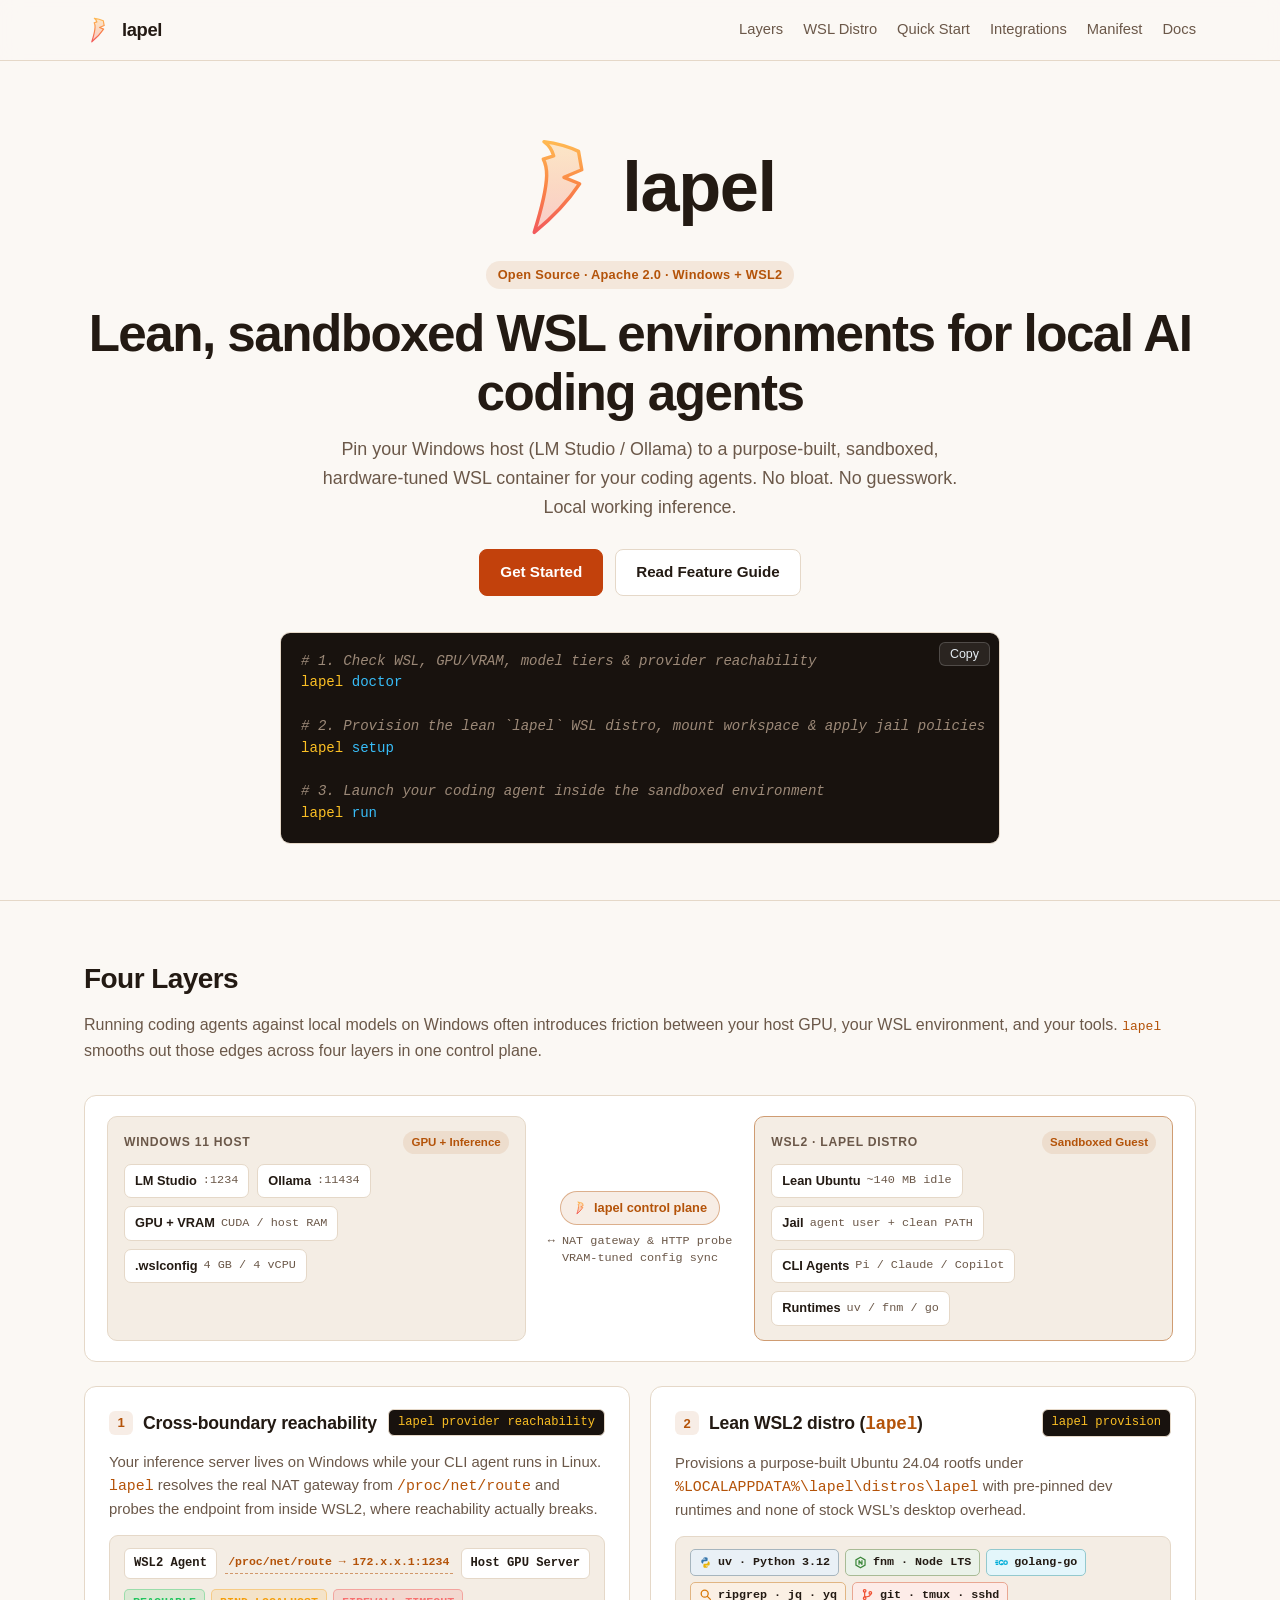
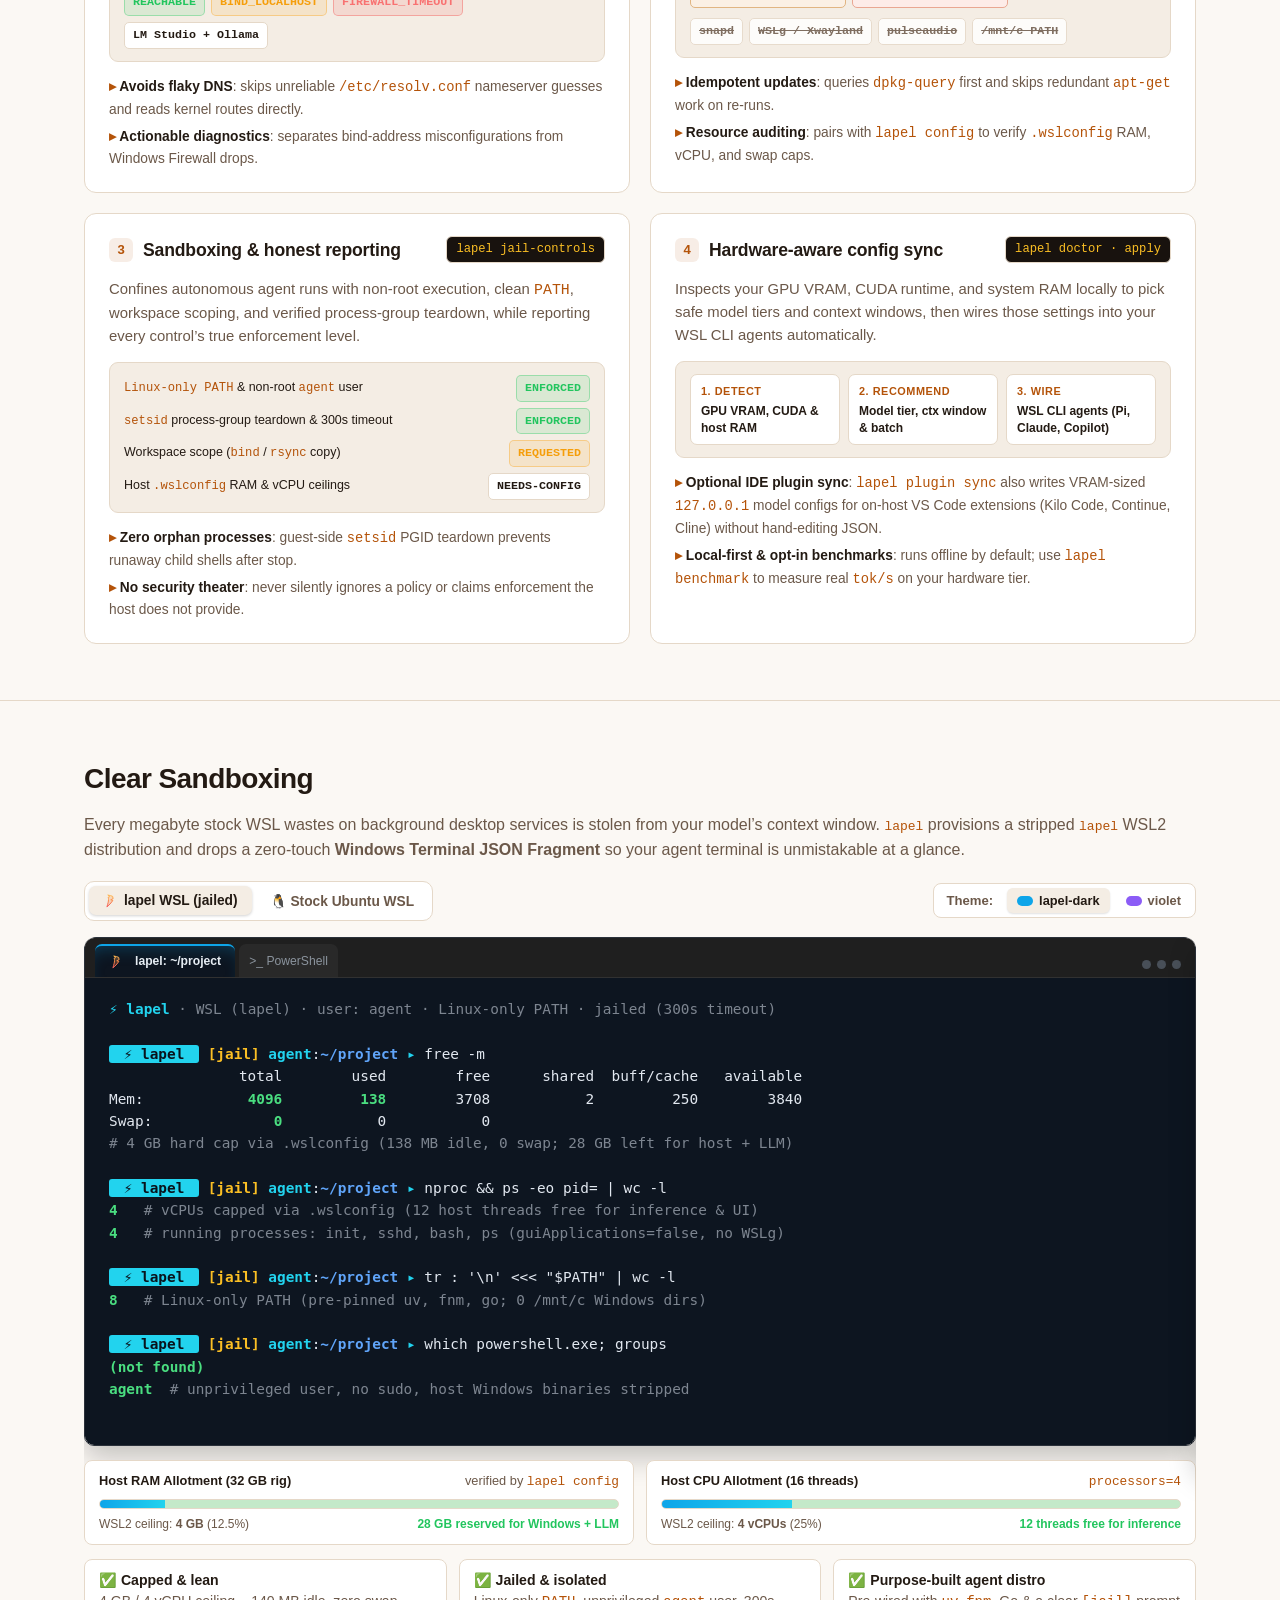
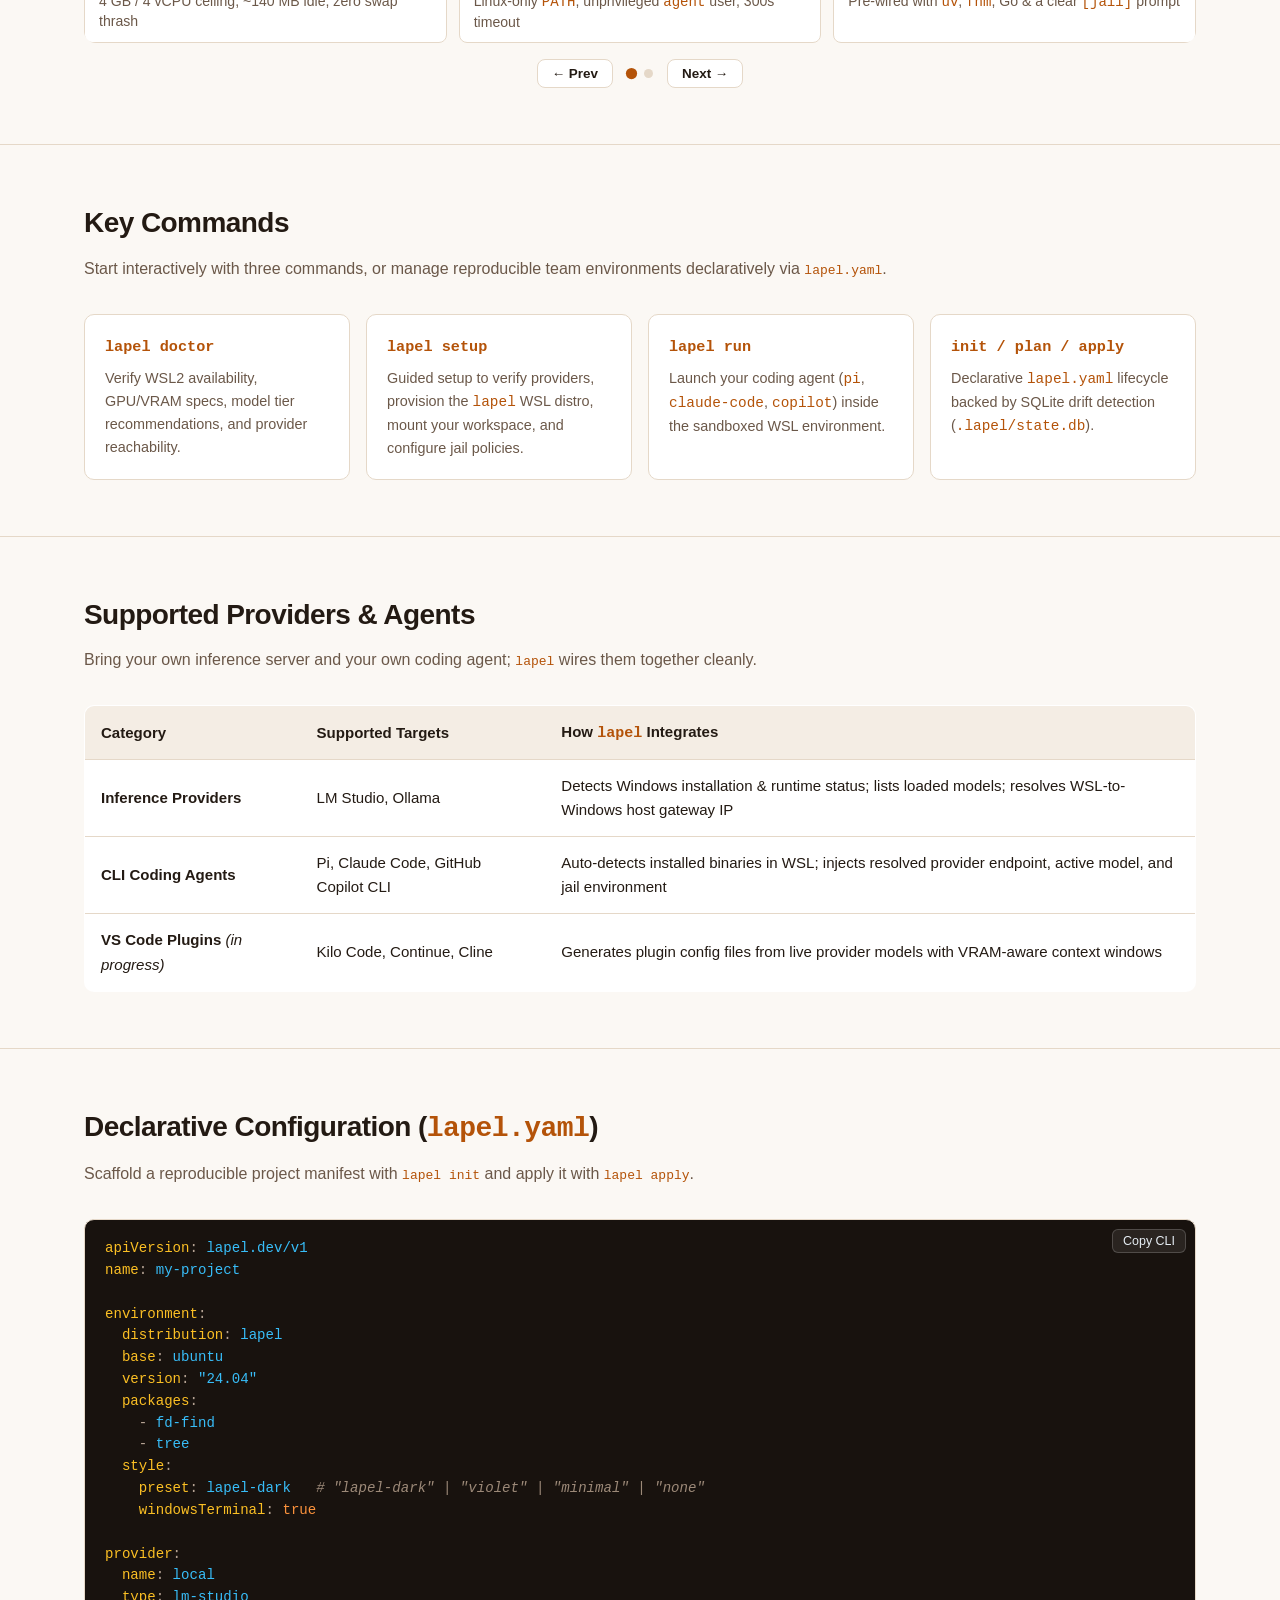
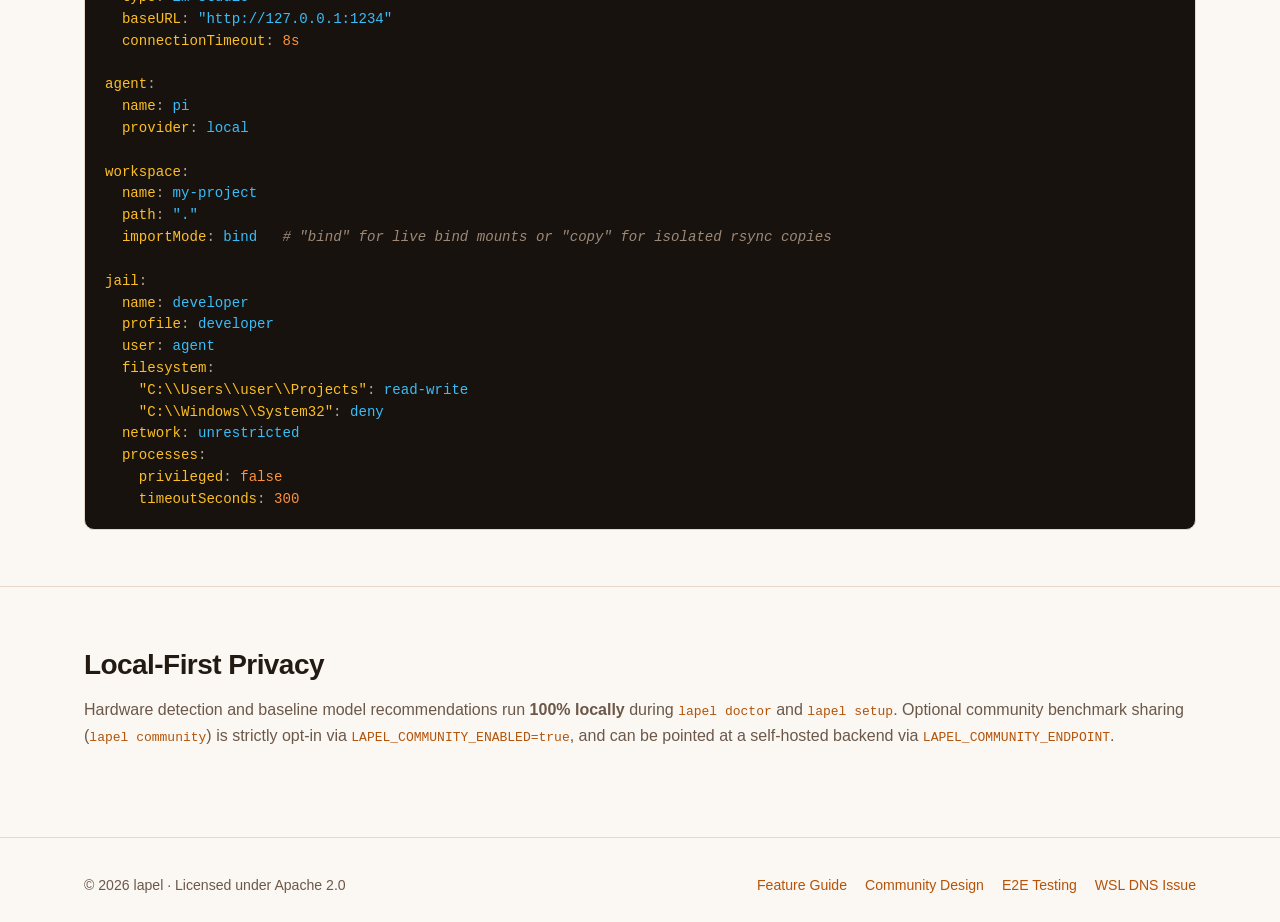
<file: docs/index.html>
<!DOCTYPE html>
<html lang="en">
<head>
  <meta charset="UTF-8" />
  <meta name="viewport" content="width=device-width, initial-scale=1.0" />
  <title>lapel - Lean WSL environments for local AI coding agents</title>
  <meta name="description" content="Pin your Windows host (LM Studio / Ollama) to a purpose-built, sandboxed, hardware-tuned WSL container for your coding agents." />
  <link rel="icon" type="image/svg+xml" href="assets/lapel-logo.svg" />
  <link rel="stylesheet" href="assets/site.css" />
  <style>
    /* Hero */
    .hero {
      padding: 72px 0 56px;
      text-align: center;
    }

    .hero-brand {
      display: flex;
      align-items: center;
      justify-content: center;
      gap: 10px;
      margin: 0 auto 20px;
      font-weight: 700;
      font-size: clamp(2.8rem, 7vw, 4.4rem);
      color: var(--text);
      letter-spacing: -0.02em;
      line-height: 1;
    }

    .hero-logo {
      width: clamp(70px, 11vw, 108px);
      height: clamp(70px, 11vw, 108px);
      display: block;
      flex-shrink: 0;
      stroke: url(#lapel-bolt-grad);
      fill: url(#lapel-bolt-fill);
    }

    .badge {
      display: inline-block;
      padding: 4px 12px;
      border-radius: 999px;
      background: var(--accent-soft);
      color: var(--accent);
      font-size: 0.8rem;
      font-weight: 600;
      margin-bottom: 16px;
      letter-spacing: 0.02em;
    }

    h1 {
      margin: 0 0 12px;
      font-size: clamp(2.2rem, 5vw, 3.2rem);
      letter-spacing: -0.03em;
      line-height: 1.15;
    }

    .hero p.lead {
      max-width: 680px;
      margin: 0 auto 28px;
      font-size: 1.12rem;
      color: var(--text-muted);
    }

    .cta-row {
      display: flex;
      justify-content: center;
      flex-wrap: wrap;
      gap: 12px;
      margin-bottom: 36px;
    }

    .btn {
      display: inline-flex;
      align-items: center;
      gap: 8px;
      padding: 10px 20px;
      border-radius: 8px;
      font-weight: 600;
      font-size: 0.95rem;
      border: 1px solid var(--border);
      background: var(--surface);
      color: var(--text);
      transition: transform 0.12s ease, border-color 0.12s ease;
    }
    .btn:hover { text-decoration: none; border-color: var(--text-muted); transform: translateY(-1px); }

    .btn-primary {
      background: var(--btn-bg);
      border-color: var(--btn-bg);
      color: #ffffff;
    }
    .btn-primary:hover { border-color: var(--accent); opacity: 0.92; }

    /* Sections */
    section {
      padding: 56px 0;
      border-top: 1px solid var(--border);
    }

    h2 {
      margin: 0 0 10px;
      font-size: 1.75rem;
      letter-spacing: -0.02em;
    }

    .section-sub {
      color: var(--text-muted);
      margin: 0 0 32px;
    }

    /* Four layers visual showcase */
    .arch-banner {
      background: var(--surface);
      border: 1px solid var(--border);
      border-radius: 12px;
      padding: 20px 22px;
      margin-bottom: 24px;
      display: grid;
      grid-template-columns: 1fr auto 1fr;
      align-items: stretch;
      gap: 16px;
    }

    @media (max-width: 860px) {
      .arch-banner {
        grid-template-columns: 1fr;
      }
      .arch-bridge {
        flex-direction: row !important;
        justify-content: center;
      }
      .arch-arrow {
        transform: rotate(90deg);
      }
    }

    .arch-zone {
      background: var(--surface-alt);
      border: 1px solid var(--border);
      border-radius: 10px;
      padding: 14px 16px;
      display: flex;
      flex-direction: column;
      gap: 10px;
    }

    .arch-zone-wsl {
      border-color: color-mix(in srgb, var(--accent) 45%, var(--border));
    }

    .arch-zone-title {
      font-size: 0.76rem;
      font-weight: 700;
      text-transform: uppercase;
      letter-spacing: 0.06em;
      color: var(--text-muted);
      display: flex;
      align-items: center;
      justify-content: space-between;
      gap: 8px;
    }

    .arch-zone-tag {
      font-size: 0.72rem;
      text-transform: none;
      letter-spacing: 0;
      padding: 2px 8px;
      border-radius: 999px;
      background: var(--accent-soft);
      color: var(--accent);
      font-weight: 600;
    }

    .arch-nodes {
      display: flex;
      flex-wrap: wrap;
      gap: 8px;
    }

    .arch-node {
      background: var(--surface);
      border: 1px solid var(--border);
      border-radius: 7px;
      padding: 6px 10px;
      font-size: 0.8rem;
      font-weight: 600;
      color: var(--text);
      display: inline-flex;
      align-items: center;
      gap: 6px;
    }

    .arch-node small {
      font-weight: 500;
      color: var(--text-muted);
      font-family: ui-monospace, SFMono-Regular, Menlo, Consolas, monospace;
      font-size: 0.74rem;
    }

    .arch-bridge {
      display: flex;
      flex-direction: column;
      align-items: center;
      justify-content: center;
      gap: 8px;
      padding: 4px 6px;
      text-align: center;
    }

    .arch-bridge-pill {
      display: inline-flex;
      align-items: center;
      gap: 7px;
      padding: 6px 12px;
      border-radius: 999px;
      background: var(--accent-soft);
      border: 1px solid color-mix(in srgb, var(--accent) 40%, transparent);
      color: var(--accent);
      font-size: 0.8rem;
      font-weight: 700;
      white-space: nowrap;
    }

    .arch-bridge-meta {
      font-size: 0.74rem;
      color: var(--text-muted);
      font-family: ui-monospace, SFMono-Regular, Menlo, Consolas, monospace;
      line-height: 1.4;
    }

    .layers-grid {
      display: grid;
      grid-template-columns: repeat(2, minmax(0, 1fr));
      gap: 20px;
    }

    @media (max-width: 820px) {
      .layers-grid { grid-template-columns: 1fr; }
    }

    .layer-card {
      background: var(--surface);
      border: 1px solid var(--border);
      border-radius: 12px;
      padding: 22px 24px;
      display: flex;
      flex-direction: column;
      gap: 14px;
    }

    .layer-head {
      display: flex;
      align-items: center;
      justify-content: space-between;
      gap: 10px;
      flex-wrap: wrap;
    }

    .layer-title {
      display: flex;
      align-items: center;
      gap: 10px;
      margin: 0;
      font-size: 1.1rem;
      letter-spacing: -0.01em;
    }

    .layer-cmd {
      font-family: ui-monospace, SFMono-Regular, Menlo, Consolas, monospace;
      font-size: 0.76rem;
      padding: 3px 9px;
      border-radius: 6px;
      background: var(--code-bg);
      color: #fbbf24;
      border: 1px solid var(--border);
      white-space: nowrap;
    }

    .layer-desc {
      margin: 0;
      color: var(--text-muted);
      font-size: 0.93rem;
      line-height: 1.55;
    }

    .layer-visual {
      background: var(--surface-alt);
      border: 1px solid var(--border);
      border-radius: 9px;
      padding: 12px 14px;
      display: flex;
      flex-direction: column;
      gap: 10px;
    }

    .layer-flow {
      display: flex;
      align-items: center;
      justify-content: space-between;
      gap: 8px;
      flex-wrap: wrap;
      font-family: ui-monospace, SFMono-Regular, Menlo, Consolas, monospace;
      font-size: 0.76rem;
    }

    .flow-box {
      background: var(--surface);
      border: 1px solid var(--border);
      border-radius: 6px;
      padding: 5px 9px;
      font-weight: 600;
      color: var(--text);
    }

    .flow-link {
      flex: 1;
      min-width: 80px;
      text-align: center;
      color: var(--accent);
      font-weight: 600;
      border-bottom: 1.5px dashed color-mix(in srgb, var(--accent) 55%, transparent);
      padding-bottom: 2px;
      font-size: 0.72rem;
    }

    .chip-row {
      display: flex;
      flex-wrap: wrap;
      gap: 6px;
    }

    .chip {
      font-family: ui-monospace, SFMono-Regular, Menlo, Consolas, monospace;
      font-size: 0.73rem;
      font-weight: 600;
      padding: 3px 8px;
      border-radius: 5px;
      border: 1px solid var(--border);
      background: var(--surface);
      color: var(--text);
    }

    .chip-ok {
      background: rgba(34, 197, 94, 0.12);
      border-color: rgba(34, 197, 94, 0.35);
      color: #22c55e;
    }

    .chip-warn {
      background: rgba(245, 158, 11, 0.12);
      border-color: rgba(245, 158, 11, 0.35);
      color: #f59e0b;
    }

    .chip-err {
      background: rgba(239, 68, 68, 0.12);
      border-color: rgba(239, 68, 68, 0.35);
      color: #f87171;
    }

    .chip-muted {
      color: var(--text-muted);
      text-decoration: line-through;
      opacity: 0.85;
    }

    .chip-tool {
      display: inline-flex;
      align-items: center;
      gap: 6px;
      background: color-mix(in srgb, var(--chip-color) 11%, var(--surface));
      border-color: color-mix(in srgb, var(--chip-color) 36%, var(--border));
      color: var(--text);
    }

    .chip-tool svg {
      width: 13px;
      height: 13px;
      flex-shrink: 0;
    }

    .chip-python { --chip-color: #3776ab; }
    .chip-node   { --chip-color: #3c873a; }
    .chip-go     { --chip-color: #00add8; }
    .chip-cli    { --chip-color: #d97706; }
    .chip-git    { --chip-color: #f05032; }

    @media (prefers-color-scheme: dark) {
      .chip-python { --chip-color: #60a5fa; }
      .chip-node   { --chip-color: #4ade80; }
      .chip-go     { --chip-color: #22d3ee; }
      .chip-cli    { --chip-color: #fbbf24; }
      .chip-git    { --chip-color: #fb7185; }
    }

    .jail-matrix {
      display: flex;
      flex-direction: column;
      gap: 6px;
      font-size: 0.78rem;
    }

    .jail-row {
      display: flex;
      align-items: center;
      justify-content: space-between;
      gap: 8px;
    }

    .jail-row code {
      font-size: 0.76rem;
    }

    .hw-pipe {
      display: grid;
      grid-template-columns: repeat(3, minmax(0, 1fr));
      gap: 8px;
    }

    @media (max-width: 520px) {
      .hw-pipe { grid-template-columns: 1fr; }
    }

    .hw-stage {
      background: var(--surface);
      border: 1px solid var(--border);
      border-radius: 7px;
      padding: 8px 10px;
      font-size: 0.75rem;
    }

    .hw-stage-label {
      font-size: 0.68rem;
      font-weight: 700;
      text-transform: uppercase;
      letter-spacing: 0.05em;
      color: var(--accent);
      margin-bottom: 3px;
    }

    .hw-stage-val {
      color: var(--text);
      font-weight: 600;
      line-height: 1.35;
    }

    .layer-points {
      list-style: none;
      padding: 0;
      margin: 0;
      display: flex;
      flex-direction: column;
      gap: 5px;
      font-size: 0.86rem;
      color: var(--text-muted);
    }

    .layer-points li::before {
      content: "▸ ";
      color: var(--accent);
      font-weight: 700;
    }

    .layer-points strong {
      color: var(--text);
    }

    .num {
      display: inline-flex;
      align-items: center;
      justify-content: center;
      width: 24px;
      height: 24px;
      border-radius: 6px;
      background: var(--accent-soft);
      color: var(--accent);
      font-size: 0.82rem;
      font-weight: 700;
      flex-shrink: 0;
    }

    /* Journey */
    .journey {
      display: grid;
      grid-template-columns: repeat(auto-fit, minmax(220px, 1fr));
      gap: 16px;
      margin-top: 24px;
    }

    .step {
      background: var(--surface);
      border: 1px solid var(--border);
      border-radius: var(--radius);
      padding: 18px 20px;
    }

    .step > code {
      font-size: 0.95rem;
      font-weight: 700;
      color: var(--accent);
    }

    .step p {
      margin: 8px 0 0;
      font-size: 0.9rem;
      color: var(--text-muted);
    }

    #layers code,
    #lean-distro code,
    #quickstart code,
    #integrations code,
    #manifest :not(pre) > code,
    #privacy code {
      color: var(--accent);
    }

    /* Full-width Windows Terminal A/B Carousel */
    .wt-header-row {
      display: flex;
      flex-wrap: wrap;
      align-items: flex-end;
      justify-content: space-between;
      gap: 16px;
      margin-bottom: 18px;
    }

    .wt-header-row .section-sub {
      margin: 0;
    }

    .wt-controls-bar {
      display: flex;
      flex-wrap: wrap;
      align-items: center;
      justify-content: space-between;
      gap: 12px;
      margin-bottom: 16px;
    }

    .wt-slide-tabs {
      display: inline-flex;
      align-items: center;
      gap: 4px;
      background: var(--surface);
      border: 1px solid var(--border);
      border-radius: 10px;
      padding: 4px;
    }

    .wt-slide-btn {
      border: none;
      background: transparent;
      color: var(--text-muted);
      padding: 7px 14px;
      border-radius: 7px;
      font-size: 0.86rem;
      font-weight: 600;
      cursor: pointer;
      display: inline-flex;
      align-items: center;
      gap: 7px;
      transition: background 0.15s ease, color 0.15s ease;
    }

    .wt-slide-btn:hover {
      color: var(--text);
    }

    .wt-slide-btn.active {
      background: var(--surface-alt);
      color: var(--text);
      box-shadow: 0 1px 3px rgba(0, 0, 0, 0.18);
    }

    .wt-carousel-viewport {
      overflow: hidden;
      border-radius: 12px;
    }

    .wt-carousel-track {
      display: flex;
      transition: transform 0.32s cubic-bezier(0.22, 1, 0.36, 1);
      will-change: transform;
    }

    .wt-slide {
      min-width: 100%;
      box-sizing: border-box;
      display: flex;
      flex-direction: column;
      gap: 14px;
    }

    .wt-carousel-nav {
      display: flex;
      align-items: center;
      justify-content: center;
      gap: 14px;
      margin-top: 16px;
    }

    .wt-nav-btn {
      border: 1px solid var(--border);
      background: var(--surface);
      color: var(--text);
      padding: 6px 14px;
      border-radius: 8px;
      font-size: 0.84rem;
      font-weight: 600;
      cursor: pointer;
      transition: background 0.15s ease, border-color 0.15s ease;
    }

    .wt-nav-btn:hover {
      background: var(--surface-alt);
      border-color: var(--accent);
    }

    .wt-dots {
      display: inline-flex;
      align-items: center;
      gap: 8px;
    }

    .wt-dot-btn {
      width: 9px;
      height: 9px;
      padding: 0;
      border: none;
      border-radius: 999px;
      background: var(--border);
      cursor: pointer;
      transition: background 0.15s ease, transform 0.15s ease;
    }

    .wt-dot-btn.active {
      background: var(--accent);
      transform: scale(1.25);
    }

    .preset-toggle {
      display: inline-flex;
      align-items: center;
      gap: 6px;
      background: var(--surface);
      border: 1px solid var(--border);
      border-radius: 8px;
      padding: 4px;
      font-size: 0.82rem;
    }

    .preset-toggle span {
      padding: 0 8px;
      color: var(--text-muted);
      font-weight: 600;
    }

    .preset-btn {
      border: none;
      background: transparent;
      color: var(--text-muted);
      padding: 5px 10px;
      border-radius: 6px;
      font-size: 0.8rem;
      font-weight: 600;
      cursor: pointer;
      display: inline-flex;
      align-items: center;
      gap: 6px;
    }

    .preset-btn.active {
      background: var(--surface-alt);
      color: var(--text);
      box-shadow: 0 1px 2px rgba(0, 0, 0, 0.12);
    }

    .swatch {
      width: 10px;
      height: 10px;
      border-radius: 999px;
      display: inline-block;
    }

    .wt-window {
      border-radius: 10px;
      overflow: hidden;
      border: 1px solid #2b313a;
      box-shadow: 0 12px 28px rgba(0, 0, 0, 0.22);
      display: flex;
      flex-direction: column;
      flex: 1;
      font-family: "Cascadia Mono", Consolas, ui-monospace, SFMono-Regular, Menlo, "DejaVu Sans Mono", monospace;
    }

    .wt-titlebar {
      background: #1f1f1f;
      display: flex;
      align-items: flex-end;
      justify-content: space-between;
      padding: 6px 10px 0;
      border-bottom: 1px solid rgba(255, 255, 255, 0.08);
      user-select: none;
    }

    .wt-tabs {
      display: flex;
      align-items: flex-end;
      gap: 4px;
    }

    .wt-tab {
      display: inline-flex;
      align-items: center;
      gap: 7px;
      padding: 6px 14px;
      font-size: 0.76rem;
      font-family: -apple-system, BlinkMacSystemFont, "Segoe UI", sans-serif;
      font-weight: 600;
      color: #e6edf3;
      border-radius: 7px 7px 0 0;
      background: #300a24;
      border-top: 2px solid transparent;
    }

    .wt-tab-muted {
      background: #292929;
      color: #8b949e;
      font-weight: 500;
      padding: 6px 10px;
    }

    .wt-controls {
      display: flex;
      gap: 6px;
      padding-bottom: 8px;
      padding-right: 4px;
    }

    .wt-dot {
      width: 9px;
      height: 9px;
      border-radius: 999px;
      background: #484f58;
    }

    .wt-body {
      padding: 20px 24px;
      font-size: 0.9rem;
      line-height: 1.55;
      color: #e2e8f0;
      flex: 1;
      overflow-x: auto;
      white-space: pre;
    }

    .wt-stock .wt-body {
      background: #24091c;
      color: #d8dee9;
    }

    .wt-lapel[data-preset="lapel-dark"] .wt-tab-active {
      background: #0d1520;
      border-top-color: #0ea5e9;
      box-shadow: inset 0 10px 18px -10px rgba(14, 165, 233, 0.35);
    }

    .wt-lapel[data-preset="lapel-dark"] .wt-body {
      background: #0d1520;
    }

    .wt-tab-icon {
      width: 14px;
      height: 14px;
      vertical-align: -2px;
      margin-right: 5px;
      stroke: url(#lapel-bolt-grad);
      fill: url(#lapel-bolt-fill);
    }

    .wt-lapel[data-preset="violet"] .wt-tab-active {
      background: #141022;
      border-top-color: #8b5cf6;
      box-shadow: inset 0 10px 18px -10px rgba(139, 92, 246, 0.42);
    }

    .wt-lapel[data-preset="violet"] .wt-body {
      background: #141022;
    }

    .t-dim { color: #7d8590; }
    .t-warn { color: #f87171; }
    .t-ok { color: #4ade80; font-weight: 600; }
    .t-dir { color: #60a5fa; font-weight: 600; }
    .t-jail { color: #fbbf24; font-weight: 700; }

    .wt-lapel[data-preset="lapel-dark"] .t-pill {
      background: #22d3ee;
      color: #09131c;
      font-weight: 700;
      padding: 1px 6px;
      border-radius: 3px;
    }
    .wt-lapel[data-preset="lapel-dark"] .t-accent {
      color: #22d3ee;
      font-weight: 700;
    }

    .wt-lapel[data-preset="violet"] .t-pill {
      background: #7c3aed;
      color: #f8fafc;
      font-weight: 700;
      padding: 1px 6px;
      border-radius: 3px;
    }
    .wt-lapel[data-preset="violet"] .t-accent {
      color: #c084fc;
      font-weight: 700;
    }

    .wt-Callouts {
      list-style: none;
      padding: 0;
      margin: 0;
      display: grid;
      grid-template-columns: repeat(3, minmax(0, 1fr));
      gap: 12px;
      font-size: 0.88rem;
      color: var(--text-muted);
    }
    .wt-Callouts li {
      background: var(--surface);
      border: 1px solid var(--border);
      border-radius: 8px;
      padding: 10px 14px;
      line-height: 1.45;
    }
    @media (max-width: 780px) {
      .wt-Callouts { grid-template-columns: 1fr; }
    }
    .wt-Callouts strong { color: var(--text); }

    .wt-budget {
      display: grid;
      grid-template-columns: repeat(2, minmax(0, 1fr));
      gap: 12px;
    }
    @media (max-width: 780px) {
      .wt-budget { grid-template-columns: 1fr; }
    }
    .wt-meter-card {
      background: var(--surface);
      border: 1px solid var(--border);
      border-radius: 8px;
      padding: 10px 14px;
    }
    .wt-meter-head {
      display: flex;
      justify-content: space-between;
      align-items: baseline;
      gap: 8px;
      font-size: 0.8rem;
      margin-bottom: 7px;
      color: var(--text-muted);
    }
    .wt-meter-head strong {
      color: var(--text);
      font-weight: 600;
    }
    .wt-bar {
      height: 10px;
      border-radius: 999px;
      background: var(--surface-alt);
      overflow: hidden;
      display: flex;
      border: 1px solid var(--border);
    }
    .wt-bar-wsl-ok {
      background: linear-gradient(90deg, #0ea5e9, #22d3ee);
    }
    .wt-bar-host-ok {
      background: rgba(74, 222, 128, 0.28);
    }
    .wt-bar-wsl-warn {
      background: linear-gradient(90deg, #ef4444, #f97316);
    }
    .wt-bar-host-warn {
      background: rgba(148, 163, 184, 0.16);
    }
    .wt-meter-legend {
      display: flex;
      justify-content: space-between;
      gap: 8px;
      margin-top: 6px;
      font-size: 0.75rem;
      color: var(--text-muted);
    }
    .wt-meter-legend .ok { color: #22c55e; font-weight: 600; }
    .wt-meter-legend .warn { color: #f87171; font-weight: 600; }
  </style>
</head>
<body>
  <svg width="0" height="0" style="position:absolute;pointer-events:none" aria-hidden="true">
    <defs>
      <linearGradient id="lapel-bolt-grad" x1="0%" y1="0%" x2="0%" y2="100%">
        <stop offset="0%" stop-color="#FFB952" />
        <stop offset="50%" stop-color="#FA8546" />
        <stop offset="100%" stop-color="#F2595B" />
      </linearGradient>
      <linearGradient id="lapel-bolt-fill" x1="0%" y1="0%" x2="0%" y2="100%">
        <stop offset="0%" stop-color="#FFB952" stop-opacity="0.28" />
        <stop offset="50%" stop-color="#FA8546" stop-opacity="0.28" />
        <stop offset="100%" stop-color="#F2595B" stop-opacity="0.28" />
      </linearGradient>
    </defs>
  </svg>
  <header>
    <div class="container nav">
      <a class="brand" href="#">
        <svg viewBox="0 0 100 100" stroke-width="4.2" stroke-linecap="round" stroke-linejoin="round" aria-hidden="true">
          <path d="M 37,8 C 48.5,9.5 59.5,12.5 69,17 L 72,34 L 55.5,41 L 70,47 C 58,65 44,79 28,92 C 34.5,71 39.2,53 39.5,39.5 C 39.6,33 38.4,28 36.4,24.2 L 46,21.2 C 44.5,15.8 41.5,11.2 37,8 Z" />
        </svg>
        <span>lapel</span>
      </a>
      <nav class="nav-links">
        <a href="#layers" class="hide-sm">Layers</a>
        <a href="#lean-distro" class="hide-sm">WSL Distro</a>
        <a href="#quickstart">Quick Start</a>
        <a href="#integrations" class="hide-sm">Integrations</a>
        <a href="#manifest" class="hide-sm">Manifest</a>
        <a href="features.html">Docs</a>
      </nav>
    </div>
  </header>

  <main>
    <section class="hero" style="border-top: none;">
      <div class="container">
        <div class="hero-brand" aria-label="lapel">
          <svg class="hero-logo" viewBox="0 0 100 100" stroke-width="3.2" stroke-linecap="round" stroke-linejoin="round" aria-hidden="true">
            <path d="M 37,8 C 48.5,9.5 59.5,12.5 69,17 L 72,34 L 55.5,41 L 70,47 C 58,65 44,79 28,92 C 34.5,71 39.2,53 39.5,39.5 C 39.6,33 38.4,28 36.4,24.2 L 46,21.2 C 44.5,15.8 41.5,11.2 37,8 Z" />
          </svg>
          <span>lapel</span>
        </div>
        <span class="badge">Open Source &middot; Apache 2.0 &middot; Windows + WSL2</span>
        <h1>Lean, sandboxed WSL environments for local AI coding agents</h1>
        <p class="lead">
          Pin your Windows host (LM Studio / Ollama) to a purpose-built, sandboxed, hardware-tuned WSL container for your coding agents. No bloat. No guesswork. Local working inference.
        </p>
        <div class="cta-row">
          <a class="btn btn-primary" href="#quickstart">Get Started</a>
          <a class="btn" href="features.html">Read Feature Guide</a>
        </div>

        <div class="code-wrap">
          <button class="copy-btn" data-copy="lapel doctor && lapel setup && lapel run">Copy</button>
          <pre><code class="language-bash"><span class="yc"># 1. Check WSL, GPU/VRAM, model tiers &amp; provider reachability</span>
<span class="yk">lapel</span> <span class="ys">doctor</span>

<span class="yc"># 2. Provision the lean `lapel` WSL distro, mount workspace &amp; apply jail policies</span>
<span class="yk">lapel</span> <span class="ys">setup</span>

<span class="yc"># 3. Launch your coding agent inside the sandboxed environment</span>
<span class="yk">lapel</span> <span class="ys">run</span></code></pre>
        </div>
      </div>
    </section>

    <section id="layers">
      <div class="container">
        <h2>Four Layers</h2>
        <p class="section-sub">
          Running coding agents against local models on Windows often introduces friction between your host GPU, your WSL environment, and your tools. <code>lapel</code> smooths out those edges across four layers in one control plane.
        </p>

        <div class="arch-banner" aria-label="Windows host to WSL2 lapel architecture overview">
          <div class="arch-zone">
            <div class="arch-zone-title">
              <span>Windows 11 Host</span>
              <span class="arch-zone-tag">GPU + Inference</span>
            </div>
            <div class="arch-nodes">
              <div class="arch-node">LM Studio <small>:1234</small></div>
              <div class="arch-node">Ollama <small>:11434</small></div>
              <div class="arch-node">GPU + VRAM <small>CUDA / host RAM</small></div>
              <div class="arch-node">.wslconfig <small>4 GB / 4 vCPU</small></div>
            </div>
          </div>

          <div class="arch-bridge">
            <div class="arch-bridge-pill">
              <svg class="wt-tab-icon" style="margin-right:0;" viewBox="0 0 100 100" stroke-width="7" stroke-linecap="round" stroke-linejoin="round" aria-hidden="true"><path d="M 37,8 C 48.5,9.5 59.5,12.5 69,17 L 72,34 L 55.5,41 L 70,47 C 58,65 44,79 28,92 C 34.5,71 39.2,53 39.5,39.5 C 39.6,33 38.4,28 36.4,24.2 L 46,21.2 C 44.5,15.8 41.5,11.2 37,8 Z" /></svg>
              lapel control plane
            </div>
            <div class="arch-bridge-meta">
              <span class="arch-arrow">&harr;</span> NAT gateway &amp; HTTP probe<br />
              VRAM-tuned config sync
            </div>
          </div>

          <div class="arch-zone arch-zone-wsl">
            <div class="arch-zone-title">
              <span>WSL2 &middot; lapel distro</span>
              <span class="arch-zone-tag">Sandboxed Guest</span>
            </div>
            <div class="arch-nodes">
              <div class="arch-node">Lean Ubuntu <small>~140 MB idle</small></div>
              <div class="arch-node">Jail <small>agent user + clean PATH</small></div>
              <div class="arch-node">CLI Agents <small>Pi / Claude / Copilot</small></div>
              <div class="arch-node">Runtimes <small>uv / fnm / go</small></div>
            </div>
          </div>
        </div>

        <div class="layers-grid">
          <article class="layer-card">
            <div class="layer-head">
              <h3 class="layer-title"><span class="num">1</span> Cross-boundary reachability</h3>
              <span class="layer-cmd">lapel provider reachability</span>
            </div>
            <p class="layer-desc">
              Your inference server lives on Windows while your CLI agent runs in Linux. <code>lapel</code> resolves the real NAT gateway from <code>/proc/net/route</code> and probes the endpoint from inside WSL2, where reachability actually breaks.
            </p>
            <div class="layer-visual">
              <div class="layer-flow">
                <span class="flow-box">WSL2 Agent</span>
                <span class="flow-link">/proc/net/route &rarr; 172.x.x.1:1234</span>
                <span class="flow-box">Host GPU Server</span>
              </div>
              <div class="chip-row">
                <span class="chip chip-ok">REACHABLE</span>
                <span class="chip chip-warn">BIND_LOCALHOST</span>
                <span class="chip chip-err">FIREWALL_TIMEOUT</span>
                <span class="chip">LM Studio + Ollama</span>
              </div>
            </div>
            <ul class="layer-points">
              <li><strong>Avoids flaky DNS</strong>: skips unreliable <code>/etc/resolv.conf</code> nameserver guesses and reads kernel routes directly.</li>
              <li><strong>Actionable diagnostics</strong>: separates bind-address misconfigurations from Windows Firewall drops.</li>
            </ul>
          </article>

          <article class="layer-card">
            <div class="layer-head">
              <h3 class="layer-title"><span class="num">2</span><span>Lean WSL2 distro (<code>lapel</code>)</span></h3>
              <span class="layer-cmd">lapel provision</span>
            </div>
            <p class="layer-desc">
              Provisions a purpose-built Ubuntu 24.04 rootfs under <code>%LOCALAPPDATA%\lapel\distros\lapel</code> with pre-pinned dev runtimes and none of stock WSL&rsquo;s desktop overhead.
            </p>
            <div class="layer-visual">
              <div class="chip-row">
                <span class="chip chip-tool chip-python">
                  <svg viewBox="0 0 16 16" fill="none" aria-hidden="true">
                    <path d="M7.9 1.5c-2.6 0-2.4 1.1-2.4 1.1v1.2h2.5v.4H4.5S2.8 4 2.8 6.6s1.5 2.5 1.5 2.5h.9V7.9s0-1.5 1.5-1.5h2.5s1.4 0 1.4-1.4V2.9s.2-1.4-2.7-1.4Z" fill="#3776ab"/>
                    <circle cx="6.6" cy="2.9" r="0.55" fill="#ffffff"/>
                    <path d="M8.1 14.5c2.6 0 2.4-1.1 2.4-1.1v-1.2H8v-.4h3.5s1.7.2 1.7-2.4-1.5-2.5-1.5-2.5h-.9v1.2s0 1.5-1.5 1.5H6.8s-1.4 0-1.4 1.4v2.1s-.2 1.4 2.7 1.4Z" fill="#eab308"/>
                    <circle cx="9.4" cy="13.1" r="0.55" fill="#ffffff"/>
                  </svg>
                  uv &middot; Python 3.12
                </span>
                <span class="chip chip-tool chip-node">
                  <svg viewBox="0 0 16 16" fill="none" stroke="var(--chip-color)" stroke-width="1.5" stroke-linejoin="round" aria-hidden="true">
                    <path d="M8 1.5 13.6 4.75v6.5L8 14.5 2.4 11.25v-6.5L8 1.5Z"/>
                    <path d="M6.2 10.2V5.8l3.6 4.4V5.8" stroke-linecap="round"/>
                  </svg>
                  fnm &middot; Node LTS
                </span>
                <span class="chip chip-tool chip-go">
                  <svg viewBox="0 0 16 16" fill="none" stroke="var(--chip-color)" stroke-width="1.6" stroke-linecap="round" stroke-linejoin="round" aria-hidden="true">
                    <path d="M1.2 6h2.2M.8 8.2h2.4M1.6 10.4h1.8"/>
                    <path d="M9.6 6.2a2.6 2.6 0 1 0 .2 3.4H8"/>
                    <circle cx="13" cy="8.2" r="2.1"/>
                  </svg>
                  golang-go
                </span>
                <span class="chip chip-tool chip-cli">
                  <svg viewBox="0 0 16 16" fill="none" stroke="var(--chip-color)" stroke-width="1.6" stroke-linecap="round" aria-hidden="true">
                    <circle cx="7" cy="7" r="4.3"/>
                    <path d="M10.3 10.3 14 14"/>
                  </svg>
                  ripgrep &middot; jq &middot; yq
                </span>
                <span class="chip chip-tool chip-git">
                  <svg viewBox="0 0 16 16" fill="none" stroke="var(--chip-color)" stroke-width="1.5" stroke-linecap="round" aria-hidden="true">
                    <circle cx="4.5" cy="3.5" r="1.6"/>
                    <circle cx="4.5" cy="12.5" r="1.6"/>
                    <circle cx="11.5" cy="6" r="1.6"/>
                    <path d="M4.5 5.1v5.8M11.5 7.6c0 2.3-2.4 3.3-7 3.3"/>
                  </svg>
                  git &middot; tmux &middot; sshd
                </span>
              </div>
              <div class="chip-row">
                <span class="chip chip-muted">snapd</span>
                <span class="chip chip-muted">WSLg / Xwayland</span>
                <span class="chip chip-muted">pulseaudio</span>
                <span class="chip chip-muted">/mnt/c PATH</span>
              </div>
            </div>
            <ul class="layer-points">
              <li><strong>Idempotent updates</strong>: queries <code>dpkg-query</code> first and skips redundant <code>apt-get</code> work on re-runs.</li>
              <li><strong>Resource auditing</strong>: pairs with <code>lapel config</code> to verify <code>.wslconfig</code> RAM, vCPU, and swap caps.</li>
            </ul>
          </article>

          <article class="layer-card">
            <div class="layer-head">
              <h3 class="layer-title"><span class="num">3</span> Sandboxing &amp; honest reporting</h3>
              <span class="layer-cmd">lapel jail-controls</span>
            </div>
            <p class="layer-desc">
              Confines autonomous agent runs with non-root execution, clean <code>PATH</code>, workspace scoping, and verified process-group teardown, while reporting every control&rsquo;s true enforcement level.
            </p>
            <div class="layer-visual">
              <div class="jail-matrix">
                <div class="jail-row">
                  <span><code>Linux-only PATH</code> &amp; non-root <code>agent</code> user</span>
                  <span class="chip chip-ok">ENFORCED</span>
                </div>
                <div class="jail-row">
                  <span><code>setsid</code> process-group teardown &amp; 300s timeout</span>
                  <span class="chip chip-ok">ENFORCED</span>
                </div>
                <div class="jail-row">
                  <span>Workspace scope (<code>bind</code> / <code>rsync</code> copy)</span>
                  <span class="chip chip-warn">REQUESTED</span>
                </div>
                <div class="jail-row">
                  <span>Host <code>.wslconfig</code> RAM &amp; vCPU ceilings</span>
                  <span class="chip">NEEDS-CONFIG</span>
                </div>
              </div>
            </div>
            <ul class="layer-points">
              <li><strong>Zero orphan processes</strong>: guest-side <code>setsid</code> PGID teardown prevents runaway child shells after stop.</li>
              <li><strong>No security theater</strong>: never silently ignores a policy or claims enforcement the host does not provide.</li>
            </ul>
          </article>

          <article class="layer-card">
            <div class="layer-head">
              <h3 class="layer-title"><span class="num">4</span> Hardware-aware config sync</h3>
              <span class="layer-cmd">lapel doctor &middot; apply</span>
            </div>
            <p class="layer-desc">
              Inspects your GPU VRAM, CUDA runtime, and system RAM locally to pick safe model tiers and context windows, then wires those settings into your WSL CLI agents automatically.
            </p>
            <div class="layer-visual">
              <div class="hw-pipe">
                <div class="hw-stage">
                  <div class="hw-stage-label">1. Detect</div>
                  <div class="hw-stage-val">GPU VRAM, CUDA &amp; host RAM</div>
                </div>
                <div class="hw-stage">
                  <div class="hw-stage-label">2. Recommend</div>
                  <div class="hw-stage-val">Model tier, ctx window &amp; batch</div>
                </div>
                <div class="hw-stage">
                  <div class="hw-stage-label">3. Wire</div>
                  <div class="hw-stage-val">WSL CLI agents (Pi, Claude, Copilot)</div>
                </div>
              </div>
            </div>
            <ul class="layer-points">
              <li><strong>Optional IDE plugin sync</strong>: <code>lapel plugin sync</code> also writes VRAM-sized <code>127.0.0.1</code> model configs for on-host VS Code extensions (Kilo Code, Continue, Cline) without hand-editing JSON.</li>
              <li><strong>Local-first &amp; opt-in benchmarks</strong>: runs offline by default; use <code>lapel benchmark</code> to measure real <code>tok/s</code> on your hardware tier.</li>
            </ul>
          </article>
        </div>
      </div>
    </section>

    <section id="lean-distro">
      <div class="container">
        <div class="wt-header-row">
          <div>
            <h2>Clear Sandboxing</h2>
            <p class="section-sub">
              Every megabyte stock WSL wastes on background desktop services is stolen from your model&rsquo;s context window. <code>lapel</code> provisions a stripped <code>lapel</code> WSL2 distribution and drops a zero-touch <strong>Windows Terminal JSON Fragment</strong> so your agent terminal is unmistakable at a glance.
            </p>
          </div>
        </div>

        <div class="wt-controls-bar">
          <div class="wt-slide-tabs" role="tablist" aria-label="WSL comparison slides">
            <button type="button" class="wt-slide-btn active" role="tab" aria-selected="true" data-wt-slide="0">
              <svg class="wt-tab-icon" style="margin-right:0;" viewBox="0 0 100 100" stroke-width="7" stroke-linecap="round" stroke-linejoin="round" aria-hidden="true"><path d="M 37,8 C 48.5,9.5 59.5,12.5 69,17 L 72,34 L 55.5,41 L 70,47 C 58,65 44,79 28,92 C 34.5,71 39.2,53 39.5,39.5 C 39.6,33 38.4,28 36.4,24.2 L 46,21.2 C 44.5,15.8 41.5,11.2 37,8 Z" /></svg>
              lapel WSL (jailed)
            </button>
            <button type="button" class="wt-slide-btn" role="tab" aria-selected="false" data-wt-slide="1">
              🐧 Stock Ubuntu WSL
            </button>
          </div>

          <div class="preset-toggle" role="group" aria-label="Terminal style preset">
            <span>Theme:</span>
            <button type="button" class="preset-btn active" data-set-preset="lapel-dark">
              <span class="swatch" style="background: #0ea5e9;"></span>lapel-dark
            </button>
            <button type="button" class="preset-btn" data-set-preset="violet">
              <span class="swatch" style="background: #8b5cf6;"></span>violet
            </button>
          </div>
        </div>

        <div class="wt-carousel-viewport" aria-live="polite">
          <div class="wt-carousel-track" id="wt-carousel-track">
            <div class="wt-slide">
              <div class="wt-window wt-lapel" id="lapel-wt-preview" data-preset="lapel-dark">
                <div class="wt-titlebar">
                  <div class="wt-tabs">
                    <div class="wt-tab wt-tab-active"><svg class="wt-tab-icon" viewBox="0 0 100 100" stroke-width="7" stroke-linecap="round" stroke-linejoin="round" aria-hidden="true"><path d="M 37,8 C 48.5,9.5 59.5,12.5 69,17 L 72,34 L 55.5,41 L 70,47 C 58,65 44,79 28,92 C 34.5,71 39.2,53 39.5,39.5 C 39.6,33 38.4,28 36.4,24.2 L 46,21.2 C 44.5,15.8 41.5,11.2 37,8 Z" /></svg>lapel: ~/project</div>
                    <div class="wt-tab wt-tab-muted">&gt;_ PowerShell</div>
                  </div>
                  <div class="wt-controls"><span class="wt-dot"></span><span class="wt-dot"></span><span class="wt-dot"></span></div>
                </div>
                <div class="wt-body"><span class="t-accent">⚡ lapel</span> <span class="t-dim">&middot; WSL (lapel) &middot; user: agent &middot; Linux-only PATH &middot; jailed (300s timeout)</span>

<span class="t-pill"> ⚡ lapel </span> <span class="t-jail">[jail]</span> <span class="t-accent">agent</span>:<span class="t-dir">~/project</span> <span class="t-accent">&blacktriangleright;</span> free -m
               total        used        free      shared  buff/cache   available
Mem:            <span class="t-ok">4096</span>         <span class="t-ok">138</span>        3708           2         250        3840
Swap:              <span class="t-ok">0</span>           0           0
<span class="t-dim"># 4 GB hard cap via .wslconfig (138 MB idle, 0 swap; 28 GB left for host + LLM)</span>

<span class="t-pill"> ⚡ lapel </span> <span class="t-jail">[jail]</span> <span class="t-accent">agent</span>:<span class="t-dir">~/project</span> <span class="t-accent">&blacktriangleright;</span> nproc &amp;&amp; ps -eo pid= | wc -l
<span class="t-ok">4</span>   <span class="t-dim"># vCPUs capped via .wslconfig (12 host threads free for inference &amp; UI)</span>
<span class="t-ok">4</span>   <span class="t-dim"># running processes: init, sshd, bash, ps (guiApplications=false, no WSLg)</span>

<span class="t-pill"> ⚡ lapel </span> <span class="t-jail">[jail]</span> <span class="t-accent">agent</span>:<span class="t-dir">~/project</span> <span class="t-accent">&blacktriangleright;</span> tr : '\n' &lt;&lt;&lt; "$PATH" | wc -l
<span class="t-ok">8</span>   <span class="t-dim"># Linux-only PATH (pre-pinned uv, fnm, go; 0 /mnt/c Windows dirs)</span>

<span class="t-pill"> ⚡ lapel </span> <span class="t-jail">[jail]</span> <span class="t-accent">agent</span>:<span class="t-dir">~/project</span> <span class="t-accent">&blacktriangleright;</span> which powershell.exe; groups
<span class="t-ok">(not found)</span>
<span class="t-ok">agent</span>  <span class="t-dim"># unprivileged user, no sudo, host Windows binaries stripped</span></div>
              </div>

              <div class="wt-budget" aria-label="Host resource allotment on a 32 GB, 16-thread Windows machine">
                <div class="wt-meter-card">
                  <div class="wt-meter-head">
                    <strong>Host RAM Allotment (32 GB rig)</strong>
                    <span>verified by <code>lapel config</code></span>
                  </div>
                  <div class="wt-bar">
                    <div class="wt-bar-wsl-ok" style="width: 12.5%;" title="WSL2 capped at 4 GB"></div>
                    <div class="wt-bar-host-ok" style="width: 87.5%;" title="28 GB guaranteed for Windows + LLM"></div>
                  </div>
                  <div class="wt-meter-legend">
                    <span>WSL2 ceiling: <strong>4 GB</strong> (12.5%)</span>
                    <span class="ok">28 GB reserved for Windows + LLM</span>
                  </div>
                </div>
                <div class="wt-meter-card">
                  <div class="wt-meter-head">
                    <strong>Host CPU Allotment (16 threads)</strong>
                    <span><code>processors=4</code></span>
                  </div>
                  <div class="wt-bar">
                    <div class="wt-bar-wsl-ok" style="width: 25%;" title="WSL2 capped at 4 vCPUs"></div>
                    <div class="wt-bar-host-ok" style="width: 75%;" title="12 threads free for host"></div>
                  </div>
                  <div class="wt-meter-legend">
                    <span>WSL2 ceiling: <strong>4 vCPUs</strong> (25%)</span>
                    <span class="ok">12 threads free for inference</span>
                  </div>
                </div>
              </div>

              <ul class="wt-Callouts">
                <li>&#9989; <strong>Capped &amp; lean</strong><br />4 GB / 4 vCPU ceiling, ~140 MB idle, zero swap thrash</li>
                <li>&#9989; <strong>Jailed &amp; isolated</strong><br />Linux-only <code>PATH</code>, unprivileged <code>agent</code> user, 300s timeout</li>
                <li>&#9989; <strong>Purpose-built agent distro</strong><br />Pre-wired with <code>uv</code>, <code>fnm</code>, Go &amp; a clear <code>[jail]</code> prompt</li>
              </ul>
            </div>

            <div class="wt-slide">
              <div class="wt-window wt-stock">
                <div class="wt-titlebar">
                  <div class="wt-tabs">
                    <div class="wt-tab">🐧 Ubuntu</div>
                    <div class="wt-tab wt-tab-muted">&gt;_ PowerShell</div>
                  </div>
                  <div class="wt-controls"><span class="wt-dot"></span><span class="wt-dot"></span><span class="wt-dot"></span></div>
                </div>
                <div class="wt-body"><span class="t-dim">Welcome to Ubuntu 24.04.1 LTS (GNU/Linux 5.15.167.4-microsoft-standard-WSL2)
 * Documentation:  https://help.ubuntu.com  |  Support: https://ubuntu.com/pro
  System load: 0.48       Processes: 38       Memory usage: 9%</span>

<span class="t-ok">user@DESKTOP</span>:<span class="t-dir">~</span>$ free -m
               total        used        free      shared  buff/cache   available
Mem:           <span class="t-warn">16000</span>        <span class="t-warn">1420</span>       13110          42        1470       14280
Swap:           <span class="t-warn">8192</span>           0        8192
<span class="t-dim"># uncapped 50% host RAM ceiling + 8 GB swap.vhdx (1.4 GB burned at idle)</span>

<span class="t-ok">user@DESKTOP</span>:<span class="t-dir">~</span>$ nproc &amp;&amp; ps -eo pid= | wc -l
<span class="t-warn">16</span>  <span class="t-dim"># all host CPU threads exposed (agent builds contend with inference)</span>
<span class="t-warn">38</span>  <span class="t-dim"># snapd, Xwayland, weston, pulseaudio, packagekitd, ModemManager...</span>

<span class="t-ok">user@DESKTOP</span>:<span class="t-dir">~</span>$ tr : '\n' &lt;&lt;&lt; "$PATH" | wc -l
<span class="t-warn">29</span>  <span class="t-dim"># 19 Windows /mnt/c dirs leaked into PATH (npm.cmd, python.exe...)</span>

<span class="t-ok">user@DESKTOP</span>:<span class="t-dir">~</span>$ which powershell.exe; groups
<span class="t-warn">/mnt/c/Windows/System32/WindowsPowerShell/v1.0/powershell.exe</span>
<span class="t-warn">user adm sudo</span>  <span class="t-dim"># host Windows binaries + sudo privileges exposed</span></div>
              </div>

              <div class="wt-budget" aria-label="Uncapped stock WSL2 allotment on a 32 GB, 16-thread Windows machine">
                <div class="wt-meter-card">
                  <div class="wt-meter-head">
                    <strong>Host RAM Allotment (32 GB rig)</strong>
                    <span>no <code>.wslconfig</code> caps</span>
                  </div>
                  <div class="wt-bar">
                    <div class="wt-bar-wsl-warn" style="width: 50%;" title="WSL2 can claim up to 16 GB"></div>
                    <div class="wt-bar-host-warn" style="width: 50%;" title="16 GB remaining"></div>
                  </div>
                  <div class="wt-meter-legend">
                    <span class="warn">WSL2 ceiling: up to 16 GB (50%) + 8 GB swap</span>
                    <span>16 GB left</span>
                  </div>
                </div>
                <div class="wt-meter-card">
                  <div class="wt-meter-head">
                    <strong>Host CPU Allotment (16 threads)</strong>
                    <span>uncapped default</span>
                  </div>
                  <div class="wt-bar">
                    <div class="wt-bar-wsl-warn" style="width: 100%;" title="All 16 host threads exposed to WSL2"></div>
                  </div>
                  <div class="wt-meter-legend">
                    <span class="warn">WSL2 ceiling: all 16 threads (100%)</span>
                    <span>Full host contention</span>
                  </div>
                </div>
              </div>

              <ul class="wt-Callouts">
                <li>&#10060; <strong>Uncapped &amp; heavy</strong><br />Up to 50% host RAM + all CPU threads; ~1.4 GB idle</li>
                <li>&#10060; <strong>Host <code>/mnt/c</code> leakage &amp; <code>sudo</code></strong><br />Agents can invoke Windows binaries and elevate</li>
                <li>&#10060; <strong>General-purpose distro</strong><br />Indistinguishable from your personal shell</li>
              </ul>
            </div>
          </div>
        </div>

        <div class="wt-carousel-nav">
          <button type="button" class="wt-nav-btn" id="wt-prev" aria-label="Previous slide">&larr; Prev</button>
          <div class="wt-dots" aria-hidden="true">
            <button type="button" class="wt-dot-btn active" data-wt-slide="0"></button>
            <button type="button" class="wt-dot-btn" data-wt-slide="1"></button>
          </div>
          <button type="button" class="wt-nav-btn" id="wt-next" aria-label="Next slide">Next &rarr;</button>
        </div>
      </div>
    </section>

    <section id="quickstart">
      <div class="container">
        <h2>Key Commands</h2>
        <p class="section-sub">
          Start interactively with three commands, or manage reproducible team environments declaratively via <code>lapel.yaml</code>.
        </p>
        <div class="journey">
          <div class="step">
            <code>lapel doctor</code>
            <p>Verify WSL2 availability, GPU/VRAM specs, model tier recommendations, and provider reachability.</p>
          </div>
          <div class="step">
            <code>lapel setup</code>
            <p>Guided setup to verify providers, provision the <code>lapel</code> WSL distro, mount your workspace, and configure jail policies.</p>
          </div>
          <div class="step">
            <code>lapel run</code>
            <p>Launch your coding agent (<code>pi</code>, <code>claude-code</code>, <code>copilot</code>) inside the sandboxed WSL environment.</p>
          </div>
          <div class="step">
            <code>init / plan / apply</code>
            <p>Declarative <code>lapel.yaml</code> lifecycle backed by SQLite drift detection (<code>.lapel/state.db</code>).</p>
          </div>
        </div>
      </div>
    </section>

    <section id="integrations">
      <div class="container">
        <h2>Supported Providers &amp; Agents</h2>
        <p class="section-sub">Bring your own inference server and your own coding agent; <code>lapel</code> wires them together cleanly.</p>
        <table>
          <thead>
            <tr>
              <th>Category</th>
              <th>Supported Targets</th>
              <th>How <code>lapel</code> Integrates</th>
            </tr>
          </thead>
          <tbody>
            <tr>
              <td><strong>Inference Providers</strong></td>
              <td>LM Studio, Ollama</td>
              <td>Detects Windows installation &amp; runtime status; lists loaded models; resolves WSL-to-Windows host gateway IP</td>
            </tr>
            <tr>
              <td><strong>CLI Coding Agents</strong></td>
              <td>Pi, Claude Code, GitHub Copilot CLI</td>
              <td>Auto-detects installed binaries in WSL; injects resolved provider endpoint, active model, and jail environment</td>
            </tr>
            <tr>
              <td><strong>VS Code Plugins</strong> <em>(in progress)</em></td>
              <td>Kilo Code, Continue, Cline</td>
              <td>Generates plugin config files from live provider models with VRAM-aware context windows</td>
            </tr>
          </tbody>
        </table>
      </div>
    </section>

    <section id="manifest">
      <div class="container">
        <h2>Declarative Configuration (<code>lapel.yaml</code>)</h2>
        <p class="section-sub">Scaffold a reproducible project manifest with <code>lapel init</code> and apply it with <code>lapel apply</code>.</p>
        <div class="code-wrap" style="max-width: 100%;">
          <button class="copy-btn" data-copy="lapel init && lapel apply && lapel plan">Copy CLI</button>
          <pre><code class="language-yaml"><span class="yk">apiVersion</span><span class="yp">:</span> <span class="ys">lapel.dev/v1</span>
<span class="yk">name</span><span class="yp">:</span> <span class="ys">my-project</span>

<span class="yk">environment</span><span class="yp">:</span>
  <span class="yk">distribution</span><span class="yp">:</span> <span class="ys">lapel</span>
  <span class="yk">base</span><span class="yp">:</span> <span class="ys">ubuntu</span>
  <span class="yk">version</span><span class="yp">:</span> <span class="ys">"24.04"</span>
  <span class="yk">packages</span><span class="yp">:</span>
    <span class="yp">-</span> <span class="ys">fd-find</span>
    <span class="yp">-</span> <span class="ys">tree</span>
  <span class="yk">style</span><span class="yp">:</span>
    <span class="yk">preset</span><span class="yp">:</span> <span class="ys">lapel-dark</span>   <span class="yc"># "lapel-dark" | "violet" | "minimal" | "none"</span>
    <span class="yk">windowsTerminal</span><span class="yp">:</span> <span class="yn">true</span>

<span class="yk">provider</span><span class="yp">:</span>
  <span class="yk">name</span><span class="yp">:</span> <span class="ys">local</span>
  <span class="yk">type</span><span class="yp">:</span> <span class="ys">lm-studio</span>
  <span class="yk">baseURL</span><span class="yp">:</span> <span class="ys">"http://127.0.0.1:1234"</span>
  <span class="yk">connectionTimeout</span><span class="yp">:</span> <span class="yn">8s</span>

<span class="yk">agent</span><span class="yp">:</span>
  <span class="yk">name</span><span class="yp">:</span> <span class="ys">pi</span>
  <span class="yk">provider</span><span class="yp">:</span> <span class="ys">local</span>

<span class="yk">workspace</span><span class="yp">:</span>
  <span class="yk">name</span><span class="yp">:</span> <span class="ys">my-project</span>
  <span class="yk">path</span><span class="yp">:</span> <span class="ys">"."</span>
  <span class="yk">importMode</span><span class="yp">:</span> <span class="ys">bind</span>   <span class="yc"># "bind" for live bind mounts or "copy" for isolated rsync copies</span>

<span class="yk">jail</span><span class="yp">:</span>
  <span class="yk">name</span><span class="yp">:</span> <span class="ys">developer</span>
  <span class="yk">profile</span><span class="yp">:</span> <span class="ys">developer</span>
  <span class="yk">user</span><span class="yp">:</span> <span class="ys">agent</span>
  <span class="yk">filesystem</span><span class="yp">:</span>
    <span class="yk">"C:\\Users\\user\\Projects"</span><span class="yp">:</span> <span class="ys">read-write</span>
    <span class="yk">"C:\\Windows\\System32"</span><span class="yp">:</span> <span class="ys">deny</span>
  <span class="yk">network</span><span class="yp">:</span> <span class="ys">unrestricted</span>
  <span class="yk">processes</span><span class="yp">:</span>
    <span class="yk">privileged</span><span class="yp">:</span> <span class="yn">false</span>
    <span class="yk">timeoutSeconds</span><span class="yp">:</span> <span class="yn">300</span></code></pre>
        </div>
      </div>
    </section>

    <section id="privacy">
      <div class="container">
        <h2>Local-First Privacy</h2>
        <p class="section-sub">
          Hardware detection and baseline model recommendations run <strong>100% locally</strong> during <code>lapel doctor</code> and <code>lapel setup</code>.
          Optional community benchmark sharing (<code>lapel community</code>) is strictly opt-in via <code>LAPEL_COMMUNITY_ENABLED=true</code>, and can be pointed at a self-hosted backend via <code>LAPEL_COMMUNITY_ENDPOINT</code>.
        </p>
      </div>
    </section>
  </main>

  <footer>
    <div class="container footer-inner">
      <div>&copy; 2026 lapel &middot; Licensed under Apache 2.0</div>
      <div class="footer-links">
        <a href="features.html">Feature Guide</a>
        <a href="community-design.html">Community Design</a>
        <a href="e2e-testing.html">E2E Testing</a>
        <a href="wsl-dns-issue.html">WSL DNS Issue</a>
      </div>
    </div>
  </footer>

  <script>
    document.querySelectorAll(".copy-btn").forEach((btn) => {
      btn.addEventListener("click", async () => {
        const text = btn.getAttribute("data-copy");
        try {
          await navigator.clipboard.writeText(text);
          const orig = btn.textContent;
          btn.textContent = "Copied!";
          setTimeout(() => { btn.textContent = orig; }, 1500);
        } catch (_) {}
      });
    });

    const preview = document.getElementById("lapel-wt-preview");
    const track = document.getElementById("wt-carousel-track");
    const slideBtns = document.querySelectorAll("[data-wt-slide]");
    let currentSlide = 0;

    function setSlide(idx) {
      currentSlide = (idx + 2) % 2;
      if (track) {
        track.style.transform = `translateX(-${currentSlide * 100}%)`;
      }
      slideBtns.forEach((btn) => {
        const active = Number(btn.getAttribute("data-wt-slide")) === currentSlide;
        btn.classList.toggle("active", active);
        if (btn.getAttribute("role") === "tab") {
          btn.setAttribute("aria-selected", String(active));
        }
      });
    }

    slideBtns.forEach((btn) => {
      btn.addEventListener("click", () => setSlide(Number(btn.getAttribute("data-wt-slide"))));
    });
    const prevBtn = document.getElementById("wt-prev");
    const nextBtn = document.getElementById("wt-next");
    if (prevBtn) prevBtn.addEventListener("click", () => setSlide(currentSlide - 1));
    if (nextBtn) nextBtn.addEventListener("click", () => setSlide(currentSlide + 1));

    document.querySelectorAll("[data-set-preset]").forEach((btn) => {
      btn.addEventListener("click", () => {
        document.querySelectorAll("[data-set-preset]").forEach((b) => b.classList.remove("active"));
        btn.classList.add("active");
        if (preview) {
          preview.setAttribute("data-preset", btn.getAttribute("data-set-preset"));
        }
        setSlide(0);
      });
    });
  </script>
</body>
</html>
</file>
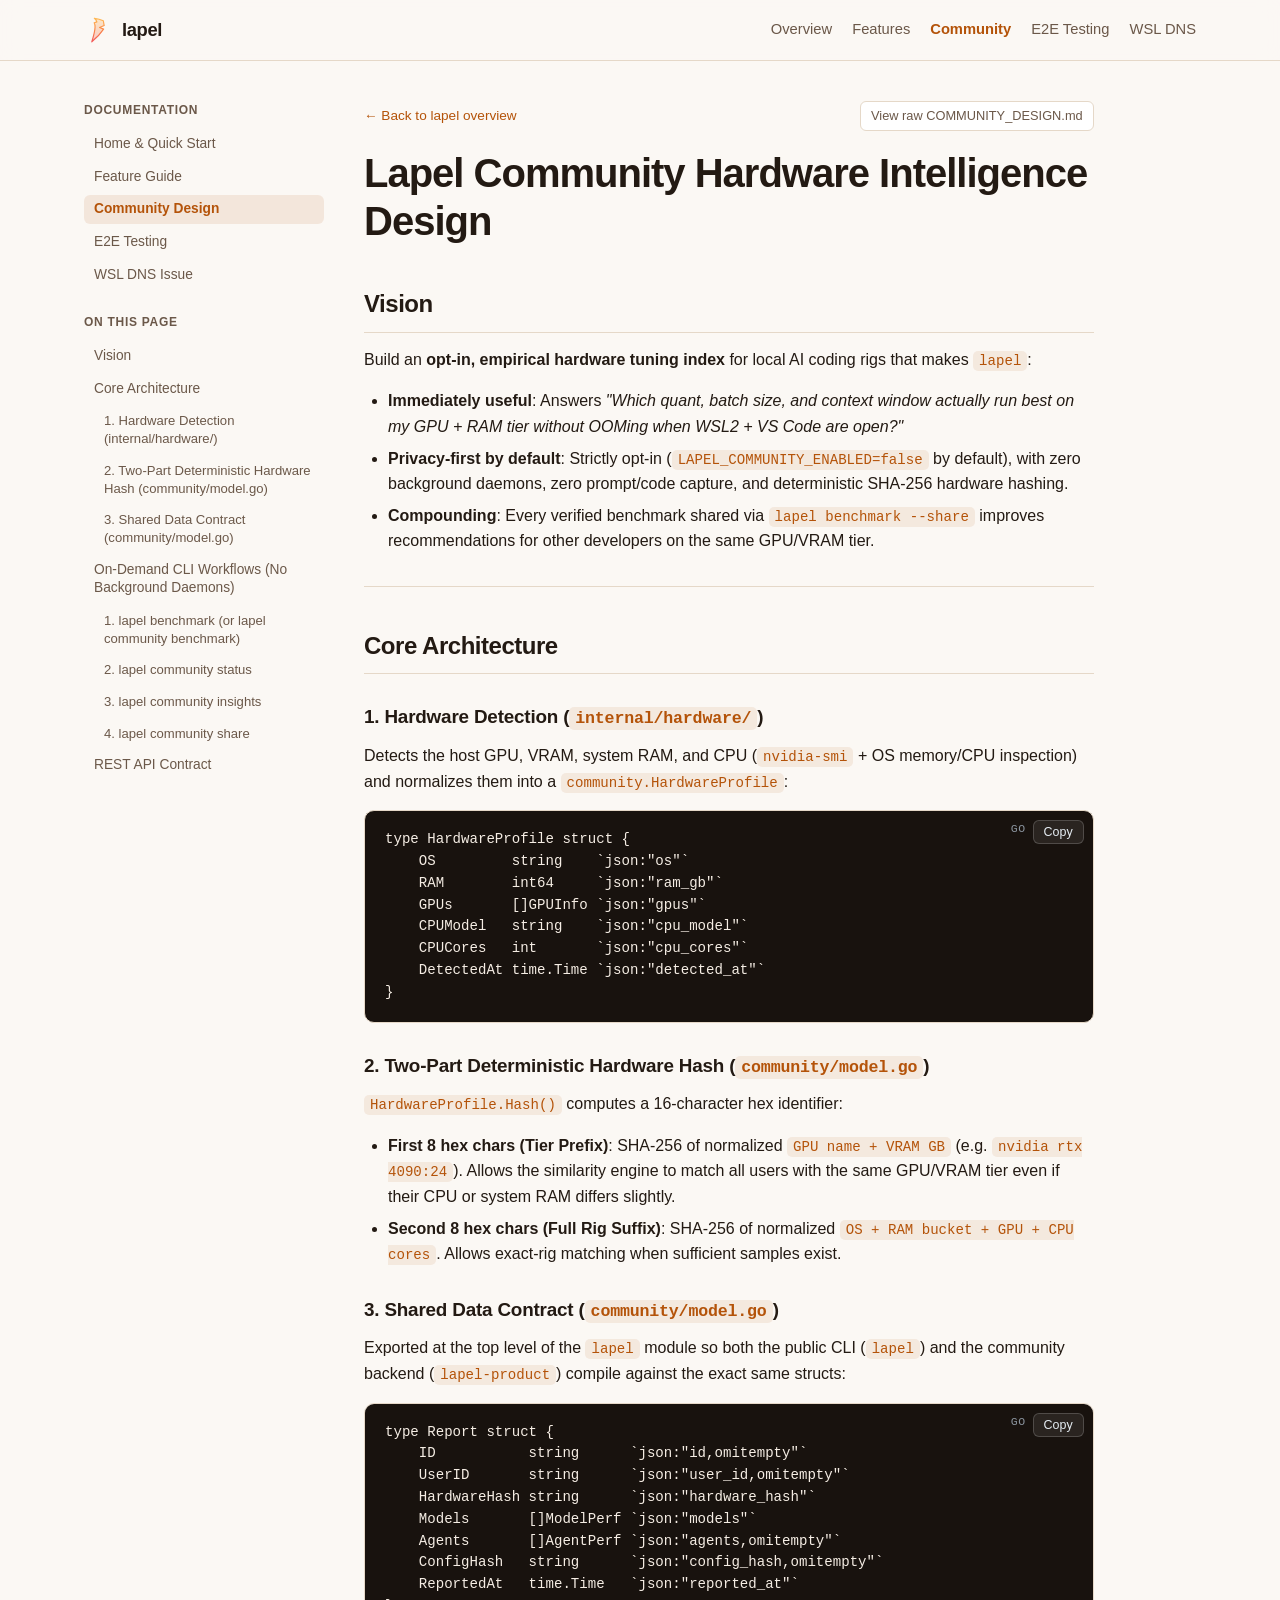
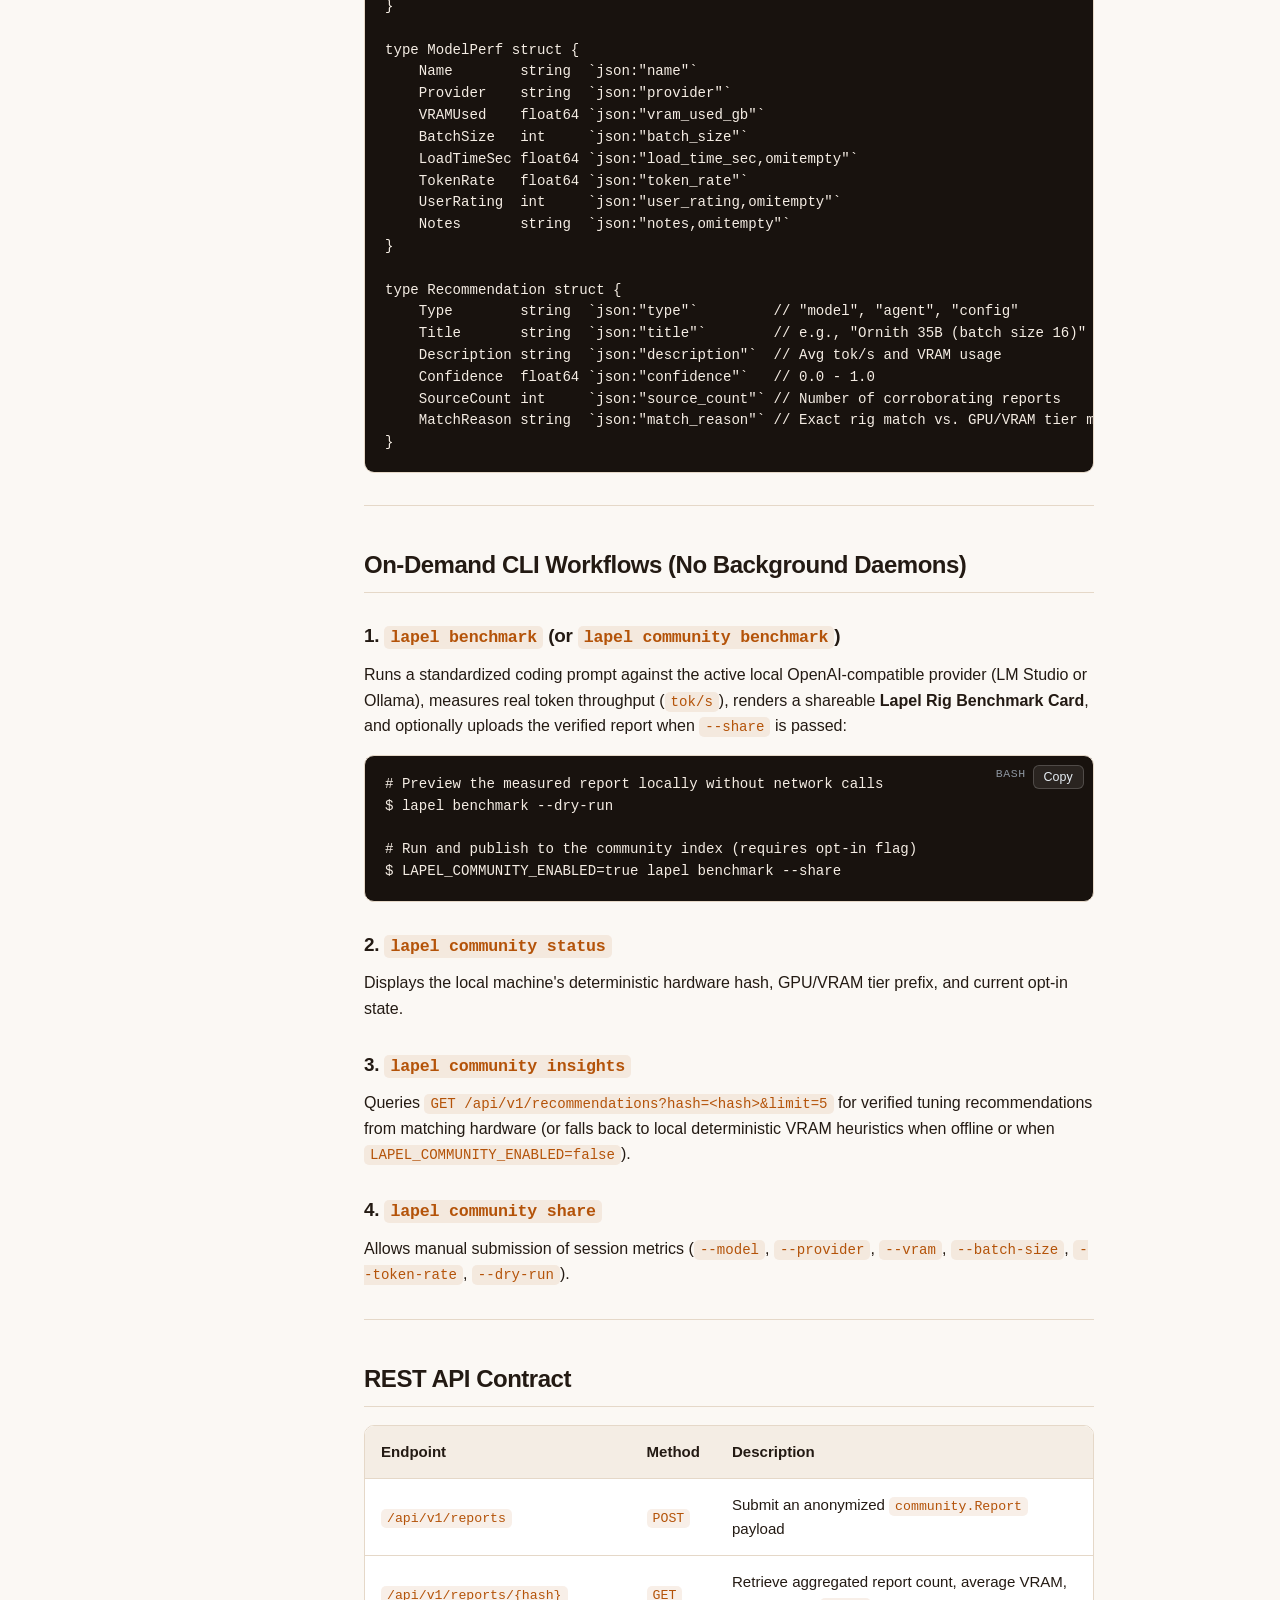
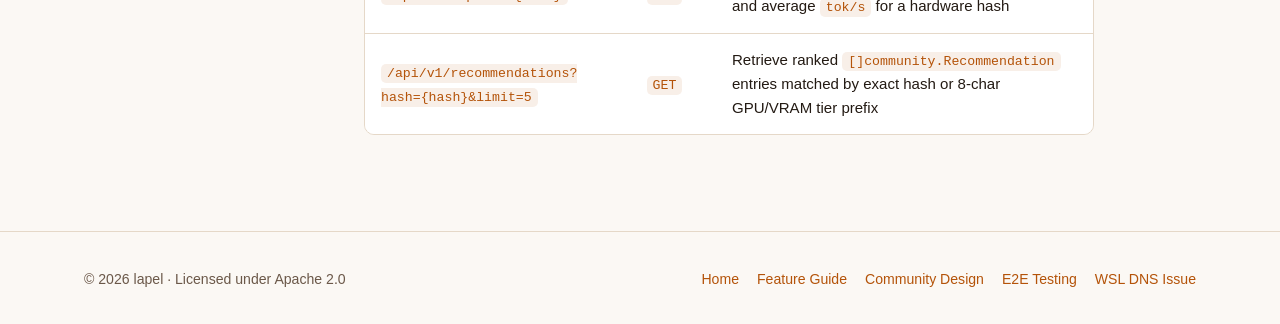
<file: docs/community-design.html>
<!DOCTYPE html>
<html lang="en">
<head>
  <meta charset="UTF-8" />
  <meta name="viewport" content="width=device-width, initial-scale=1.0" />
  <title>Lapel Community Hardware Intelligence Design &middot; lapel</title>
  <meta name="description" content="lapel documentation: Lapel Community Hardware Intelligence Design" />
  <link rel="icon" type="image/svg+xml" href="assets/lapel-logo.svg" />
  <link rel="stylesheet" href="assets/site.css" />
</head>
<body>
  <header>
    <div class="container nav">
      <a class="brand" href="index.html">
        <svg viewBox="0 0 100 100" stroke-width="4.2" stroke-linecap="round" stroke-linejoin="round" aria-hidden="true">
          <defs>
            <linearGradient id="lapel-bolt-grad" x1="0%" y1="0%" x2="0%" y2="100%">
              <stop offset="0%" stop-color="#FFB952" />
              <stop offset="50%" stop-color="#FA8546" />
              <stop offset="100%" stop-color="#F2595B" />
            </linearGradient>
            <linearGradient id="lapel-bolt-fill" x1="0%" y1="0%" x2="0%" y2="100%">
              <stop offset="0%" stop-color="#FFB952" stop-opacity="0.28" />
              <stop offset="50%" stop-color="#FA8546" stop-opacity="0.28" />
              <stop offset="100%" stop-color="#F2595B" stop-opacity="0.28" />
            </linearGradient>
          </defs>
          <path d="M 37,8 C 48.5,9.5 59.5,12.5 69,17 L 72,34 L 55.5,41 L 70,47 C 58,65 44,79 28,92 C 34.5,71 39.2,53 39.5,39.5 C 39.6,33 38.4,28 36.4,24.2 L 46,21.2 C 44.5,15.8 41.5,11.2 37,8 Z" />
        </svg>
        <span>lapel</span>
      </a>
      <nav class="nav-links" aria-label="Primary">
        <a href="index.html" class="hide-sm">Overview</a>
        <a href="features.html">Features</a>
        <a href="community-design.html" class="active">Community</a>
        <a href="e2e-testing.html">E2E Testing</a>
        <a href="wsl-dns-issue.html">WSL DNS</a>
      </nav>
    </div>
  </header>

  <main class="container doc-shell">
    <aside class="doc-sidebar" aria-label="Documentation navigation">
      <div class="doc-sidebar-group">
        <h2 class="doc-sidebar-title">Documentation</h2>
        <ul class="doc-nav-list">
          <li><a href="index.html">Home &amp; Quick Start</a></li>
          <li><a href="features.html">Feature Guide</a></li>
          <li><a href="community-design.html" class="active">Community Design</a></li>
          <li><a href="e2e-testing.html">E2E Testing</a></li>
          <li><a href="wsl-dns-issue.html">WSL DNS Issue</a></li>
        </ul>
      </div>
      <div class="doc-sidebar-group">
        <h2 class="doc-sidebar-title">On this page</h2>
        <ul class="doc-toc-list">
          <li class="toc-h2"><a href="#vision">Vision</a></li>
          <li class="toc-h2"><a href="#core-architecture">Core Architecture</a></li>
          <li class="toc-h3"><a href="#1-hardware-detection-internalhardware">1. Hardware Detection (internal/hardware/)</a></li>
          <li class="toc-h3"><a href="#2-two-part-deterministic-hardware-hash-communitymodelgo">2. Two-Part Deterministic Hardware Hash (community/model.go)</a></li>
          <li class="toc-h3"><a href="#3-shared-data-contract-communitymodelgo">3. Shared Data Contract (community/model.go)</a></li>
          <li class="toc-h2"><a href="#on-demand-cli-workflows-no-background-daemons">On-Demand CLI Workflows (No Background Daemons)</a></li>
          <li class="toc-h3"><a href="#1-lapel-benchmark-or-lapel-community-benchmark">1. lapel benchmark (or lapel community benchmark)</a></li>
          <li class="toc-h3"><a href="#2-lapel-community-status">2. lapel community status</a></li>
          <li class="toc-h3"><a href="#3-lapel-community-insights">3. lapel community insights</a></li>
          <li class="toc-h3"><a href="#4-lapel-community-share">4. lapel community share</a></li>
          <li class="toc-h2"><a href="#rest-api-contract">REST API Contract</a></li>
        </ul>
      </div>
    </aside>

    <article class="doc-article">
      <div class="doc-breadcrumb">
        <a href="index.html">&larr; Back to lapel overview</a>
        <a class="doc-source-link" href="COMMUNITY_DESIGN.md">View raw COMMUNITY_DESIGN.md</a>
      </div>
      <h1 id="lapel-community-hardware-intelligence-design">Lapel Community Hardware Intelligence Design</h1>
<h2 id="vision">Vision <a class="heading-anchor" href="#vision" aria-label="Link to Vision">#</a></h2>
<p>Build an <strong>opt-in, empirical hardware tuning index</strong> for local AI coding rigs that makes <code>lapel</code>:</p>
<ul>
<li><strong>Immediately useful</strong>: Answers <em>&#34;Which quant, batch size, and context window actually run best on my GPU + RAM tier without OOMing when WSL2 + VS Code are open?&#34;</em></li>
<li><strong>Privacy-first by default</strong>: Strictly opt-in (<code>LAPEL_COMMUNITY_ENABLED=false</code> by default), with zero background daemons, zero prompt/code capture, and deterministic SHA-256 hardware hashing.</li>
<li><strong>Compounding</strong>: Every verified benchmark shared via <code>lapel benchmark --share</code> improves recommendations for other developers on the same GPU/VRAM tier.</li>
</ul>
<hr />
<h2 id="core-architecture">Core Architecture <a class="heading-anchor" href="#core-architecture" aria-label="Link to Core Architecture">#</a></h2>
<h3 id="1-hardware-detection-internalhardware">1. Hardware Detection (<code>internal/hardware/</code>) <a class="heading-anchor" href="#1-hardware-detection-internalhardware" aria-label="Link to 1. Hardware Detection (internal/hardware/)">#</a></h3>
<p>Detects the host GPU, VRAM, system RAM, and CPU (<code>nvidia-smi</code> + OS memory/CPU inspection) and normalizes them into a <code>community.HardwareProfile</code>:</p>
<div class="code-wrap"><span class="code-lang">go</span><button class="copy-btn" type="button">Copy</button><pre><code class="language-go">type HardwareProfile struct {
    OS         string    `json:&#34;os&#34;`
    RAM        int64     `json:&#34;ram_gb&#34;`
    GPUs       []GPUInfo `json:&#34;gpus&#34;`
    CPUModel   string    `json:&#34;cpu_model&#34;`
    CPUCores   int       `json:&#34;cpu_cores&#34;`
    DetectedAt time.Time `json:&#34;detected_at&#34;`
}</code></pre></div>
<h3 id="2-two-part-deterministic-hardware-hash-communitymodelgo">2. Two-Part Deterministic Hardware Hash (<code>community/model.go</code>) <a class="heading-anchor" href="#2-two-part-deterministic-hardware-hash-communitymodelgo" aria-label="Link to 2. Two-Part Deterministic Hardware Hash (community/model.go)">#</a></h3>
<p><code>HardwareProfile.Hash()</code> computes a 16-character hex identifier:</p>
<ul>
<li><strong>First 8 hex chars (Tier Prefix)</strong>: SHA-256 of normalized <code>GPU name + VRAM GB</code> (e.g. <code>nvidia rtx 4090:24</code>). Allows the similarity engine to match all users with the same GPU/VRAM tier even if their CPU or system RAM differs slightly.</li>
<li><strong>Second 8 hex chars (Full Rig Suffix)</strong>: SHA-256 of normalized <code>OS + RAM bucket + GPU + CPU cores</code>. Allows exact-rig matching when sufficient samples exist.</li>
</ul>
<h3 id="3-shared-data-contract-communitymodelgo">3. Shared Data Contract (<code>community/model.go</code>) <a class="heading-anchor" href="#3-shared-data-contract-communitymodelgo" aria-label="Link to 3. Shared Data Contract (community/model.go)">#</a></h3>
<p>Exported at the top level of the <code>lapel</code> module so both the public CLI (<code>lapel</code>) and the community backend (<code>lapel-product</code>) compile against the exact same structs:</p>
<div class="code-wrap"><span class="code-lang">go</span><button class="copy-btn" type="button">Copy</button><pre><code class="language-go">type Report struct {
    ID           string      `json:&#34;id,omitempty&#34;`
    UserID       string      `json:&#34;user_id,omitempty&#34;`
    HardwareHash string      `json:&#34;hardware_hash&#34;`
    Models       []ModelPerf `json:&#34;models&#34;`
    Agents       []AgentPerf `json:&#34;agents,omitempty&#34;`
    ConfigHash   string      `json:&#34;config_hash,omitempty&#34;`
    ReportedAt   time.Time   `json:&#34;reported_at&#34;`
}

type ModelPerf struct {
    Name        string  `json:&#34;name&#34;`
    Provider    string  `json:&#34;provider&#34;`
    VRAMUsed    float64 `json:&#34;vram_used_gb&#34;`
    BatchSize   int     `json:&#34;batch_size&#34;`
    LoadTimeSec float64 `json:&#34;load_time_sec,omitempty&#34;`
    TokenRate   float64 `json:&#34;token_rate&#34;`
    UserRating  int     `json:&#34;user_rating,omitempty&#34;`
    Notes       string  `json:&#34;notes,omitempty&#34;`
}

type Recommendation struct {
    Type        string  `json:&#34;type&#34;`         // &#34;model&#34;, &#34;agent&#34;, &#34;config&#34;
    Title       string  `json:&#34;title&#34;`        // e.g., &#34;Ornith 35B (batch size 16)&#34;
    Description string  `json:&#34;description&#34;`  // Avg tok/s and VRAM usage
    Confidence  float64 `json:&#34;confidence&#34;`   // 0.0 - 1.0
    SourceCount int     `json:&#34;source_count&#34;` // Number of corroborating reports
    MatchReason string  `json:&#34;match_reason&#34;` // Exact rig match vs. GPU/VRAM tier match
}</code></pre></div>
<hr />
<h2 id="on-demand-cli-workflows-no-background-daemons">On-Demand CLI Workflows (No Background Daemons) <a class="heading-anchor" href="#on-demand-cli-workflows-no-background-daemons" aria-label="Link to On-Demand CLI Workflows (No Background Daemons)">#</a></h2>
<h3 id="1-lapel-benchmark-or-lapel-community-benchmark">1. <code>lapel benchmark</code> (or <code>lapel community benchmark</code>) <a class="heading-anchor" href="#1-lapel-benchmark-or-lapel-community-benchmark" aria-label="Link to 1. lapel benchmark (or lapel community benchmark)">#</a></h3>
<p>Runs a standardized coding prompt against the active local OpenAI-compatible provider (LM Studio or Ollama), measures real token throughput (<code>tok/s</code>), renders a shareable <strong>Lapel Rig Benchmark Card</strong>, and optionally uploads the verified report when <code>--share</code> is passed:</p>
<div class="code-wrap"><span class="code-lang">bash</span><button class="copy-btn" type="button">Copy</button><pre><code class="language-bash"># Preview the measured report locally without network calls
$ lapel benchmark --dry-run

# Run and publish to the community index (requires opt-in flag)
$ LAPEL_COMMUNITY_ENABLED=true lapel benchmark --share</code></pre></div>
<h3 id="2-lapel-community-status">2. <code>lapel community status</code> <a class="heading-anchor" href="#2-lapel-community-status" aria-label="Link to 2. lapel community status">#</a></h3>
<p>Displays the local machine&#39;s deterministic hardware hash, GPU/VRAM tier prefix, and current opt-in state.</p>
<h3 id="3-lapel-community-insights">3. <code>lapel community insights</code> <a class="heading-anchor" href="#3-lapel-community-insights" aria-label="Link to 3. lapel community insights">#</a></h3>
<p>Queries <code>GET /api/v1/recommendations?hash=&lt;hash&gt;&amp;limit=5</code> for verified tuning recommendations from matching hardware (or falls back to local deterministic VRAM heuristics when offline or when <code>LAPEL_COMMUNITY_ENABLED=false</code>).</p>
<h3 id="4-lapel-community-share">4. <code>lapel community share</code> <a class="heading-anchor" href="#4-lapel-community-share" aria-label="Link to 4. lapel community share">#</a></h3>
<p>Allows manual submission of session metrics (<code>--model</code>, <code>--provider</code>, <code>--vram</code>, <code>--batch-size</code>, <code>--token-rate</code>, <code>--dry-run</code>).</p>
<hr />
<h2 id="rest-api-contract">REST API Contract <a class="heading-anchor" href="#rest-api-contract" aria-label="Link to REST API Contract">#</a></h2>
<div class="table-wrap"><table>
<thead><tr><th>Endpoint</th><th>Method</th><th>Description</th></tr></thead>
<tbody>
<tr><td><code>/api/v1/reports</code></td><td><code>POST</code></td><td>Submit an anonymized <code>community.Report</code> payload</td></tr>
<tr><td><code>/api/v1/reports/{hash}</code></td><td><code>GET</code></td><td>Retrieve aggregated report count, average VRAM, and average <code>tok/s</code> for a hardware hash</td></tr>
<tr><td><code>/api/v1/recommendations?hash={hash}&amp;limit=5</code></td><td><code>GET</code></td><td>Retrieve ranked <code>[]community.Recommendation</code> entries matched by exact hash or 8-char GPU/VRAM tier prefix</td></tr>
</tbody></table></div>

    </article>
  </main>

  <footer>
    <div class="container footer-inner">
      <div>&copy; 2026 lapel &middot; Licensed under Apache 2.0</div>
      <div class="footer-links">
        <a href="index.html">Home</a>
        <a href="features.html">Feature Guide</a>
        <a href="community-design.html">Community Design</a>
        <a href="e2e-testing.html">E2E Testing</a>
        <a href="wsl-dns-issue.html">WSL DNS Issue</a>
      </div>
    </div>
  </footer>

  <script>
    document.querySelectorAll(".copy-btn").forEach((btn) => {
      btn.addEventListener("click", async () => {
        const wrap = btn.closest(".code-wrap");
        const code = wrap ? wrap.querySelector("code") : null;
        const text = code ? code.innerText : "";
        try {
          await navigator.clipboard.writeText(text);
          const orig = btn.textContent;
          btn.textContent = "Copied!";
          setTimeout(() => { btn.textContent = orig; }, 1500);
        } catch (_) {}
      });
    });
  </script>
</body>
</html>
</file>
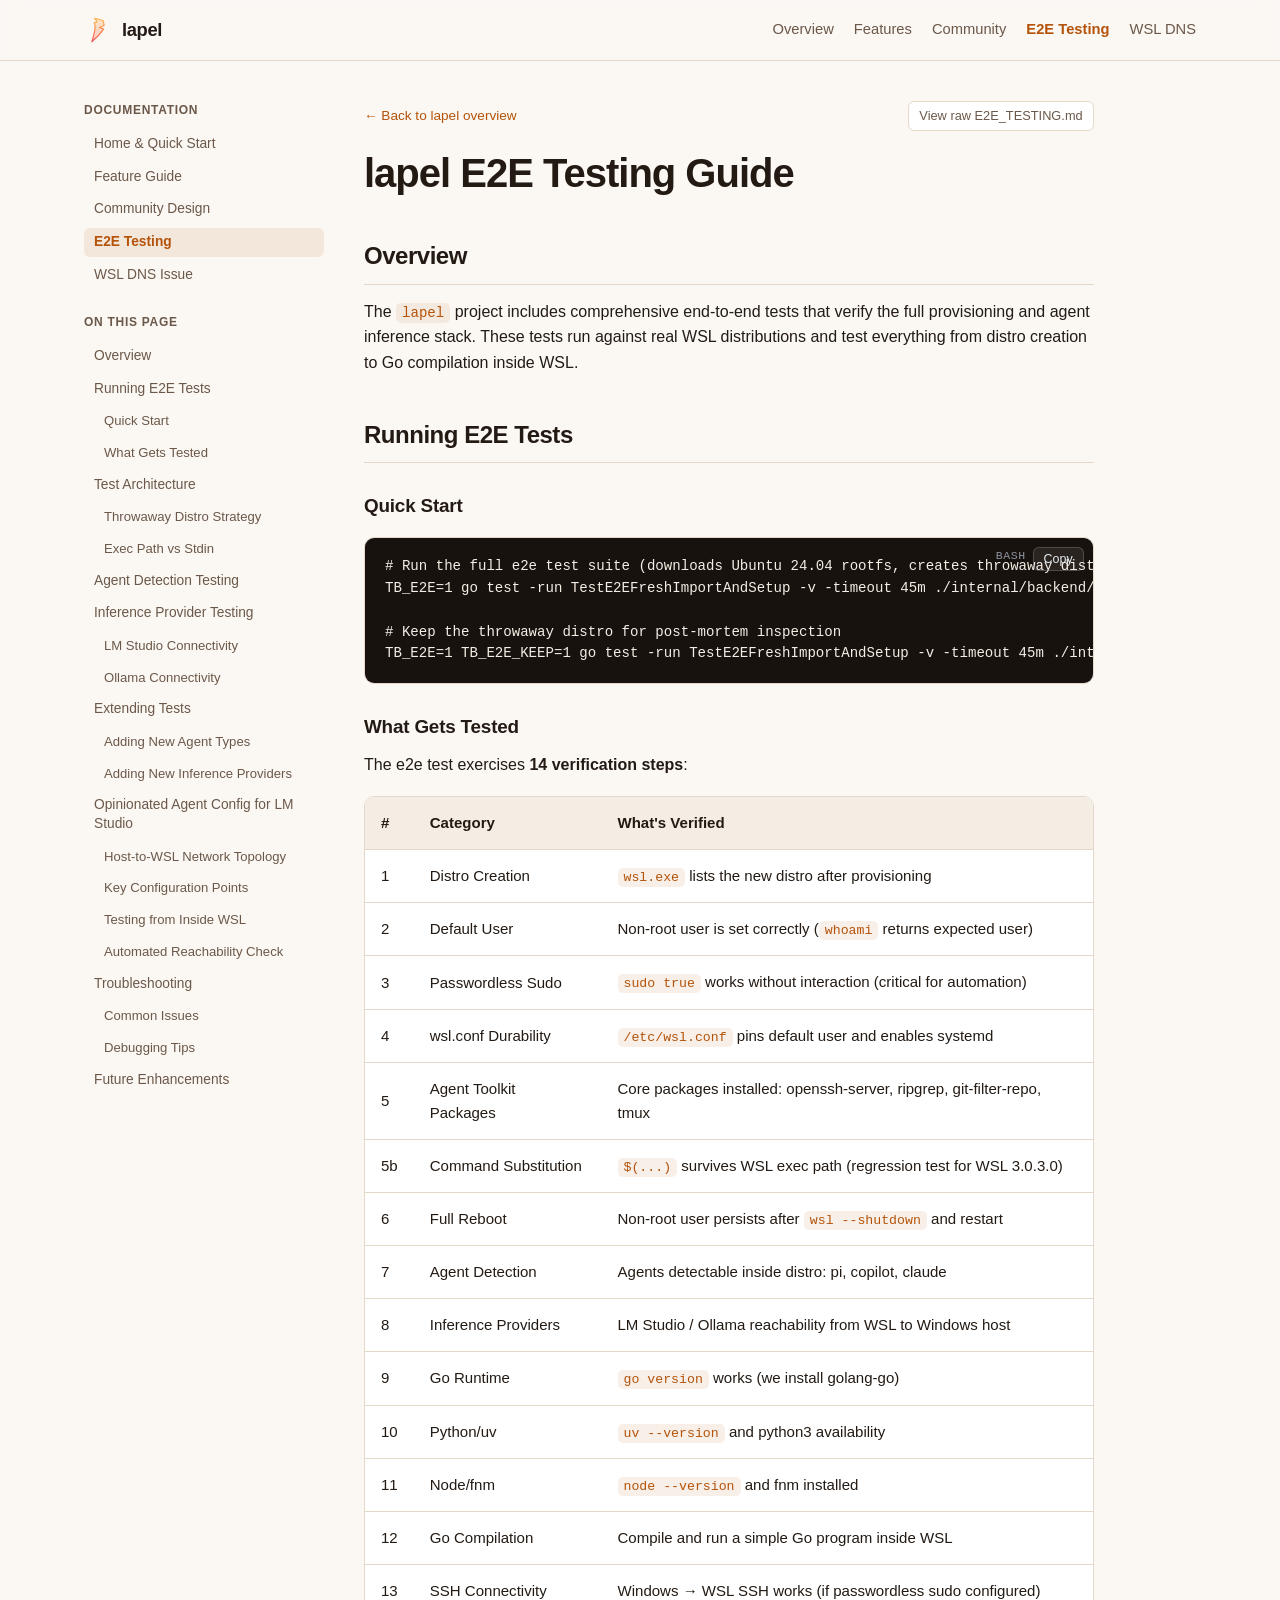
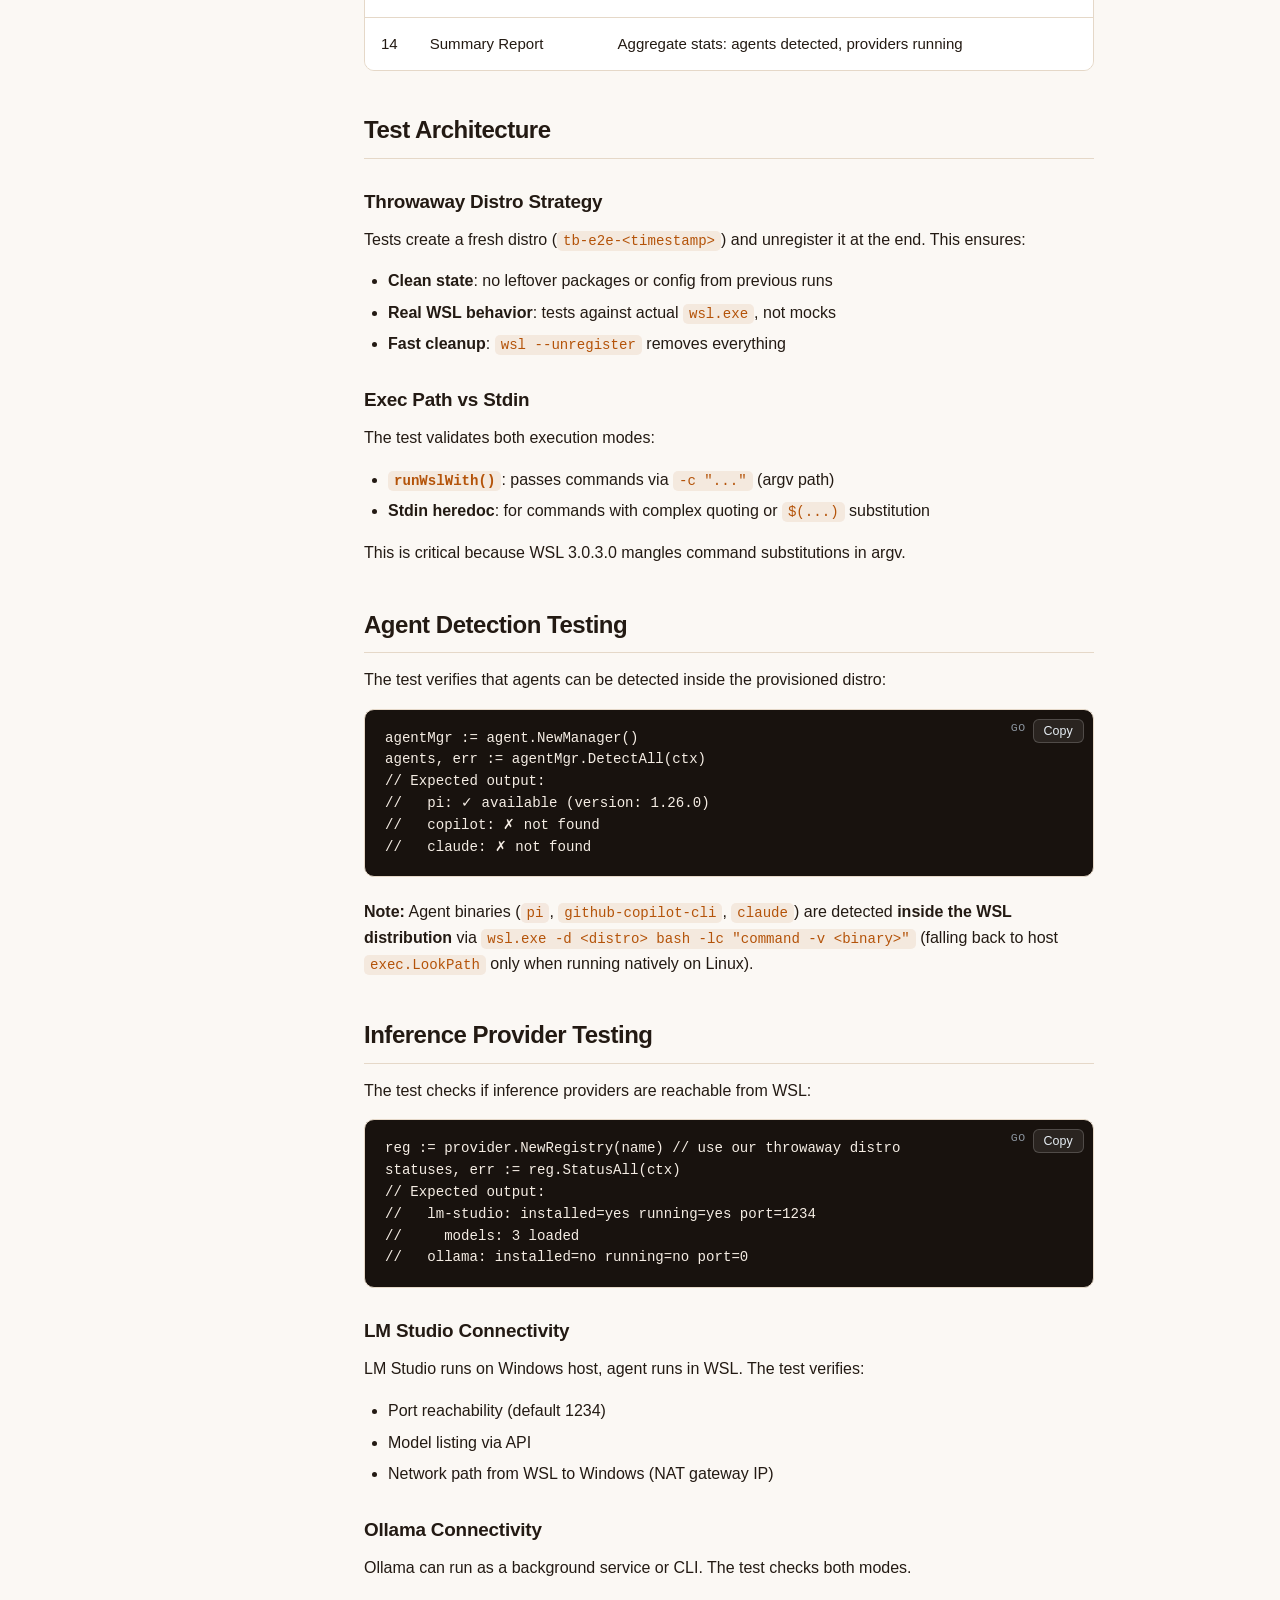
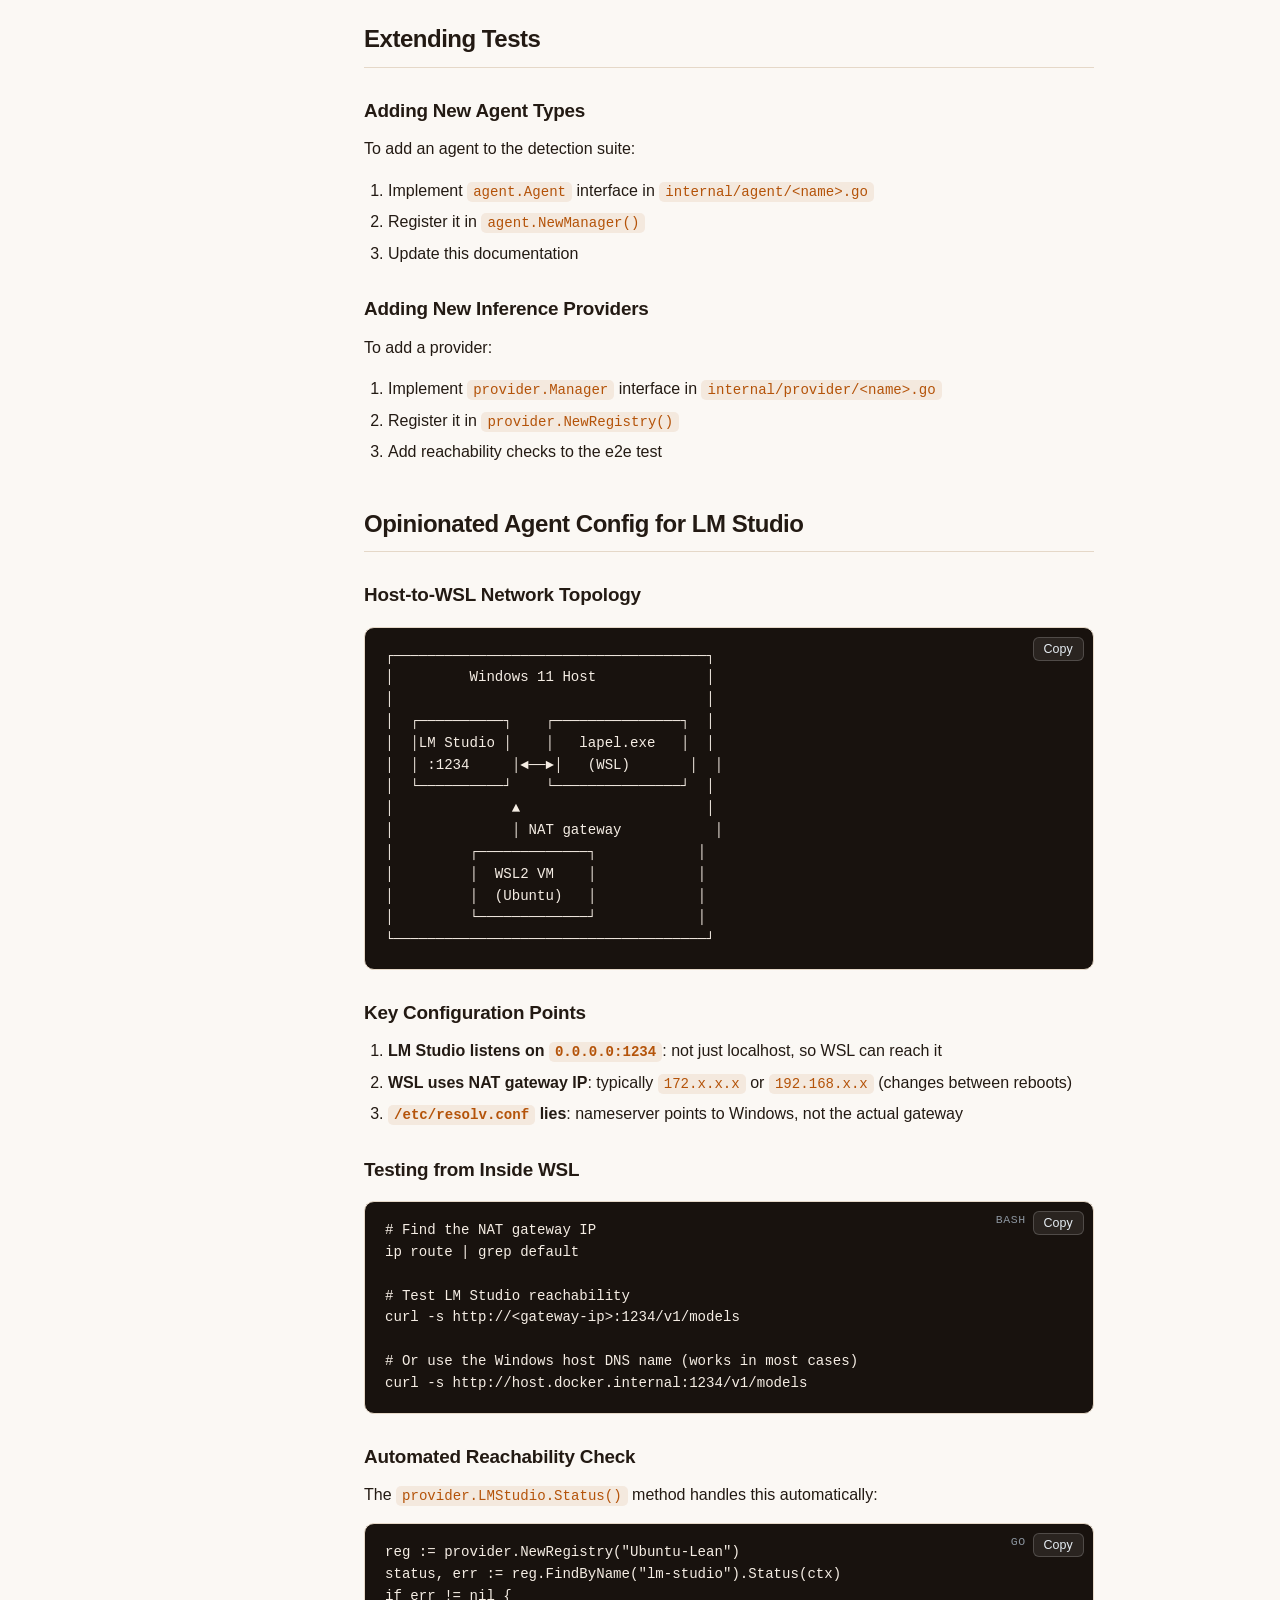
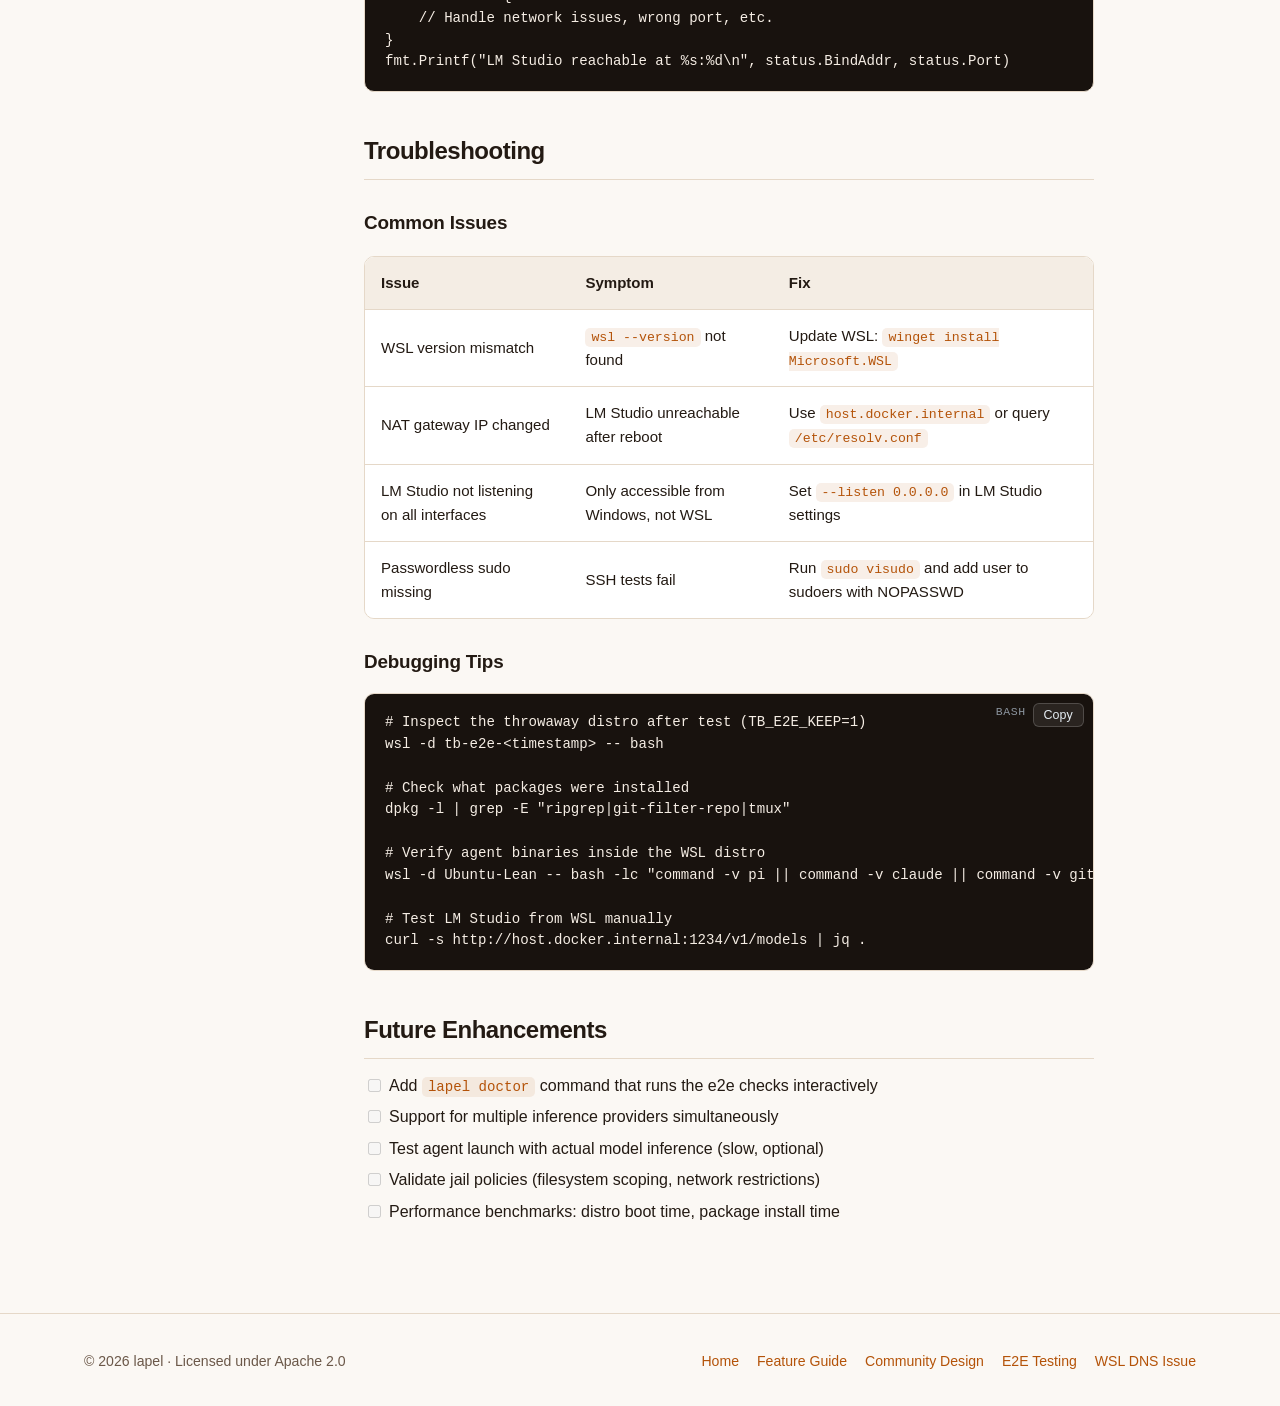
<file: docs/e2e-testing.html>
<!DOCTYPE html>
<html lang="en">
<head>
  <meta charset="UTF-8" />
  <meta name="viewport" content="width=device-width, initial-scale=1.0" />
  <title>lapel E2E Testing Guide &middot; lapel</title>
  <meta name="description" content="lapel documentation: lapel E2E Testing Guide" />
  <link rel="icon" type="image/svg+xml" href="assets/lapel-logo.svg" />
  <link rel="stylesheet" href="assets/site.css" />
</head>
<body>
  <header>
    <div class="container nav">
      <a class="brand" href="index.html">
        <svg viewBox="0 0 100 100" stroke-width="4.2" stroke-linecap="round" stroke-linejoin="round" aria-hidden="true">
          <defs>
            <linearGradient id="lapel-bolt-grad" x1="0%" y1="0%" x2="0%" y2="100%">
              <stop offset="0%" stop-color="#FFB952" />
              <stop offset="50%" stop-color="#FA8546" />
              <stop offset="100%" stop-color="#F2595B" />
            </linearGradient>
            <linearGradient id="lapel-bolt-fill" x1="0%" y1="0%" x2="0%" y2="100%">
              <stop offset="0%" stop-color="#FFB952" stop-opacity="0.28" />
              <stop offset="50%" stop-color="#FA8546" stop-opacity="0.28" />
              <stop offset="100%" stop-color="#F2595B" stop-opacity="0.28" />
            </linearGradient>
          </defs>
          <path d="M 37,8 C 48.5,9.5 59.5,12.5 69,17 L 72,34 L 55.5,41 L 70,47 C 58,65 44,79 28,92 C 34.5,71 39.2,53 39.5,39.5 C 39.6,33 38.4,28 36.4,24.2 L 46,21.2 C 44.5,15.8 41.5,11.2 37,8 Z" />
        </svg>
        <span>lapel</span>
      </a>
      <nav class="nav-links" aria-label="Primary">
        <a href="index.html" class="hide-sm">Overview</a>
        <a href="features.html">Features</a>
        <a href="community-design.html">Community</a>
        <a href="e2e-testing.html" class="active">E2E Testing</a>
        <a href="wsl-dns-issue.html">WSL DNS</a>
      </nav>
    </div>
  </header>

  <main class="container doc-shell">
    <aside class="doc-sidebar" aria-label="Documentation navigation">
      <div class="doc-sidebar-group">
        <h2 class="doc-sidebar-title">Documentation</h2>
        <ul class="doc-nav-list">
          <li><a href="index.html">Home &amp; Quick Start</a></li>
          <li><a href="features.html">Feature Guide</a></li>
          <li><a href="community-design.html">Community Design</a></li>
          <li><a href="e2e-testing.html" class="active">E2E Testing</a></li>
          <li><a href="wsl-dns-issue.html">WSL DNS Issue</a></li>
        </ul>
      </div>
      <div class="doc-sidebar-group">
        <h2 class="doc-sidebar-title">On this page</h2>
        <ul class="doc-toc-list">
          <li class="toc-h2"><a href="#overview">Overview</a></li>
          <li class="toc-h2"><a href="#running-e2e-tests">Running E2E Tests</a></li>
          <li class="toc-h3"><a href="#quick-start">Quick Start</a></li>
          <li class="toc-h3"><a href="#what-gets-tested">What Gets Tested</a></li>
          <li class="toc-h2"><a href="#test-architecture">Test Architecture</a></li>
          <li class="toc-h3"><a href="#throwaway-distro-strategy">Throwaway Distro Strategy</a></li>
          <li class="toc-h3"><a href="#exec-path-vs-stdin">Exec Path vs Stdin</a></li>
          <li class="toc-h2"><a href="#agent-detection-testing">Agent Detection Testing</a></li>
          <li class="toc-h2"><a href="#inference-provider-testing">Inference Provider Testing</a></li>
          <li class="toc-h3"><a href="#lm-studio-connectivity">LM Studio Connectivity</a></li>
          <li class="toc-h3"><a href="#ollama-connectivity">Ollama Connectivity</a></li>
          <li class="toc-h2"><a href="#extending-tests">Extending Tests</a></li>
          <li class="toc-h3"><a href="#adding-new-agent-types">Adding New Agent Types</a></li>
          <li class="toc-h3"><a href="#adding-new-inference-providers">Adding New Inference Providers</a></li>
          <li class="toc-h2"><a href="#opinionated-agent-config-for-lm-studio">Opinionated Agent Config for LM Studio</a></li>
          <li class="toc-h3"><a href="#host-to-wsl-network-topology">Host-to-WSL Network Topology</a></li>
          <li class="toc-h3"><a href="#key-configuration-points">Key Configuration Points</a></li>
          <li class="toc-h3"><a href="#testing-from-inside-wsl">Testing from Inside WSL</a></li>
          <li class="toc-h3"><a href="#automated-reachability-check">Automated Reachability Check</a></li>
          <li class="toc-h2"><a href="#troubleshooting">Troubleshooting</a></li>
          <li class="toc-h3"><a href="#common-issues">Common Issues</a></li>
          <li class="toc-h3"><a href="#debugging-tips">Debugging Tips</a></li>
          <li class="toc-h2"><a href="#future-enhancements">Future Enhancements</a></li>
        </ul>
      </div>
    </aside>

    <article class="doc-article">
      <div class="doc-breadcrumb">
        <a href="index.html">&larr; Back to lapel overview</a>
        <a class="doc-source-link" href="E2E_TESTING.md">View raw E2E_TESTING.md</a>
      </div>
      <h1 id="lapel-e2e-testing-guide">lapel E2E Testing Guide</h1>
<h2 id="overview">Overview <a class="heading-anchor" href="#overview" aria-label="Link to Overview">#</a></h2>
<p>The <code>lapel</code> project includes comprehensive end-to-end tests that verify the full provisioning and agent inference stack. These tests run against real WSL distributions and test everything from distro creation to Go compilation inside WSL.</p>
<h2 id="running-e2e-tests">Running E2E Tests <a class="heading-anchor" href="#running-e2e-tests" aria-label="Link to Running E2E Tests">#</a></h2>
<h3 id="quick-start">Quick Start <a class="heading-anchor" href="#quick-start" aria-label="Link to Quick Start">#</a></h3>
<div class="code-wrap"><span class="code-lang">bash</span><button class="copy-btn" type="button">Copy</button><pre><code class="language-bash"># Run the full e2e test suite (downloads Ubuntu 24.04 rootfs, creates throwaway distro)
TB_E2E=1 go test -run TestE2EFreshImportAndSetup -v -timeout 45m ./internal/backend/wsl/

# Keep the throwaway distro for post-mortem inspection
TB_E2E=1 TB_E2E_KEEP=1 go test -run TestE2EFreshImportAndSetup -v -timeout 45m ./internal/backend/wsl/</code></pre></div>
<h3 id="what-gets-tested">What Gets Tested <a class="heading-anchor" href="#what-gets-tested" aria-label="Link to What Gets Tested">#</a></h3>
<p>The e2e test exercises <strong>14 verification steps</strong>:</p>
<div class="table-wrap"><table>
<thead><tr><th>#</th><th>Category</th><th>What&#39;s Verified</th></tr></thead>
<tbody>
<tr><td>1</td><td>Distro Creation</td><td><code>wsl.exe</code> lists the new distro after provisioning</td></tr>
<tr><td>2</td><td>Default User</td><td>Non-root user is set correctly (<code>whoami</code> returns expected user)</td></tr>
<tr><td>3</td><td>Passwordless Sudo</td><td><code>sudo true</code> works without interaction (critical for automation)</td></tr>
<tr><td>4</td><td>wsl.conf Durability</td><td><code>/etc/wsl.conf</code> pins default user and enables systemd</td></tr>
<tr><td>5</td><td>Agent Toolkit Packages</td><td>Core packages installed: openssh-server, ripgrep, git-filter-repo, tmux</td></tr>
<tr><td>5b</td><td>Command Substitution</td><td><code>$(...)</code> survives WSL exec path (regression test for WSL 3.0.3.0)</td></tr>
<tr><td>6</td><td>Full Reboot</td><td>Non-root user persists after <code>wsl --shutdown</code> and restart</td></tr>
<tr><td>7</td><td>Agent Detection</td><td>Agents detectable inside distro: pi, copilot, claude</td></tr>
<tr><td>8</td><td>Inference Providers</td><td>LM Studio / Ollama reachability from WSL to Windows host</td></tr>
<tr><td>9</td><td>Go Runtime</td><td><code>go version</code> works (we install golang-go)</td></tr>
<tr><td>10</td><td>Python/uv</td><td><code>uv --version</code> and python3 availability</td></tr>
<tr><td>11</td><td>Node/fnm</td><td><code>node --version</code> and fnm installed</td></tr>
<tr><td>12</td><td>Go Compilation</td><td>Compile and run a simple Go program inside WSL</td></tr>
<tr><td>13</td><td>SSH Connectivity</td><td>Windows → WSL SSH works (if passwordless sudo configured)</td></tr>
<tr><td>14</td><td>Summary Report</td><td>Aggregate stats: agents detected, providers running</td></tr>
</tbody></table></div>
<h2 id="test-architecture">Test Architecture <a class="heading-anchor" href="#test-architecture" aria-label="Link to Test Architecture">#</a></h2>
<h3 id="throwaway-distro-strategy">Throwaway Distro Strategy <a class="heading-anchor" href="#throwaway-distro-strategy" aria-label="Link to Throwaway Distro Strategy">#</a></h3>
<p>Tests create a fresh distro (<code>tb-e2e-&lt;timestamp&gt;</code>) and unregister it at the end. This ensures:</p>
<ul>
<li><strong>Clean state</strong>: no leftover packages or config from previous runs</li>
<li><strong>Real WSL behavior</strong>: tests against actual <code>wsl.exe</code>, not mocks</li>
<li><strong>Fast cleanup</strong>: <code>wsl --unregister</code> removes everything</li>
</ul>
<h3 id="exec-path-vs-stdin">Exec Path vs Stdin <a class="heading-anchor" href="#exec-path-vs-stdin" aria-label="Link to Exec Path vs Stdin">#</a></h3>
<p>The test validates both execution modes:</p>
<ul>
<li><strong><code>runWslWith()</code></strong>: passes commands via <code>-c &#34;...&#34;</code> (argv path)</li>
<li><strong>Stdin heredoc</strong>: for commands with complex quoting or <code>$(...)</code> substitution</li>
</ul>
<p>This is critical because WSL 3.0.3.0 mangles command substitutions in argv.</p>
<h2 id="agent-detection-testing">Agent Detection Testing <a class="heading-anchor" href="#agent-detection-testing" aria-label="Link to Agent Detection Testing">#</a></h2>
<p>The test verifies that agents can be detected inside the provisioned distro:</p>
<div class="code-wrap"><span class="code-lang">go</span><button class="copy-btn" type="button">Copy</button><pre><code class="language-go">agentMgr := agent.NewManager()
agents, err := agentMgr.DetectAll(ctx)
// Expected output:
//   pi: ✓ available (version: 1.26.0)
//   copilot: ✗ not found
//   claude: ✗ not found</code></pre></div>
<p><strong>Note:</strong> Agent binaries (<code>pi</code>, <code>github-copilot-cli</code>, <code>claude</code>) are detected <strong>inside the WSL distribution</strong> via <code>wsl.exe -d &lt;distro&gt; bash -lc &#34;command -v &lt;binary&gt;&#34;</code> (falling back to host <code>exec.LookPath</code> only when running natively on Linux).</p>
<h2 id="inference-provider-testing">Inference Provider Testing <a class="heading-anchor" href="#inference-provider-testing" aria-label="Link to Inference Provider Testing">#</a></h2>
<p>The test checks if inference providers are reachable from WSL:</p>
<div class="code-wrap"><span class="code-lang">go</span><button class="copy-btn" type="button">Copy</button><pre><code class="language-go">reg := provider.NewRegistry(name) // use our throwaway distro
statuses, err := reg.StatusAll(ctx)
// Expected output:
//   lm-studio: installed=yes running=yes port=1234
//     models: 3 loaded
//   ollama: installed=no running=no port=0</code></pre></div>
<h3 id="lm-studio-connectivity">LM Studio Connectivity <a class="heading-anchor" href="#lm-studio-connectivity" aria-label="Link to LM Studio Connectivity">#</a></h3>
<p>LM Studio runs on Windows host, agent runs in WSL. The test verifies:</p>
<ul>
<li>Port reachability (default 1234)</li>
<li>Model listing via API</li>
<li>Network path from WSL to Windows (NAT gateway IP)</li>
</ul>
<h3 id="ollama-connectivity">Ollama Connectivity <a class="heading-anchor" href="#ollama-connectivity" aria-label="Link to Ollama Connectivity">#</a></h3>
<p>Ollama can run as a background service or CLI. The test checks both modes.</p>
<h2 id="extending-tests">Extending Tests <a class="heading-anchor" href="#extending-tests" aria-label="Link to Extending Tests">#</a></h2>
<h3 id="adding-new-agent-types">Adding New Agent Types <a class="heading-anchor" href="#adding-new-agent-types" aria-label="Link to Adding New Agent Types">#</a></h3>
<p>To add an agent to the detection suite:</p>
<ol>
<li>Implement <code>agent.Agent</code> interface in <code>internal/agent/&lt;name&gt;.go</code></li>
<li>Register it in <code>agent.NewManager()</code></li>
<li>Update this documentation</li>
</ol>
<h3 id="adding-new-inference-providers">Adding New Inference Providers <a class="heading-anchor" href="#adding-new-inference-providers" aria-label="Link to Adding New Inference Providers">#</a></h3>
<p>To add a provider:</p>
<ol>
<li>Implement <code>provider.Manager</code> interface in <code>internal/provider/&lt;name&gt;.go</code></li>
<li>Register it in <code>provider.NewRegistry()</code></li>
<li>Add reachability checks to the e2e test</li>
</ol>
<h2 id="opinionated-agent-config-for-lm-studio">Opinionated Agent Config for LM Studio <a class="heading-anchor" href="#opinionated-agent-config-for-lm-studio" aria-label="Link to Opinionated Agent Config for LM Studio">#</a></h2>
<h3 id="host-to-wsl-network-topology">Host-to-WSL Network Topology <a class="heading-anchor" href="#host-to-wsl-network-topology" aria-label="Link to Host-to-WSL Network Topology">#</a></h3>
<div class="code-wrap"><button class="copy-btn" type="button">Copy</button><pre><code>┌─────────────────────────────────────┐
│         Windows 11 Host             │
│                                     │
│  ┌──────────┐    ┌───────────────┐  │
│  │LM Studio │    │   lapel.exe   │  │
│  │ :1234     │◄──►│   (WSL)       │  │
│  └──────────┘    └───────────────┘  │
│              ▲                      │
│              │ NAT gateway           │
│         ┌─────────────┐            │
│         │  WSL2 VM    │            │
│         │  (Ubuntu)   │            │
│         └─────────────┘            │
└─────────────────────────────────────┘</code></pre></div>
<h3 id="key-configuration-points">Key Configuration Points <a class="heading-anchor" href="#key-configuration-points" aria-label="Link to Key Configuration Points">#</a></h3>
<ol>
<li><strong>LM Studio listens on <code>0.0.0.0:1234</code></strong>: not just localhost, so WSL can reach it</li>
<li><strong>WSL uses NAT gateway IP</strong>: typically <code>172.x.x.x</code> or <code>192.168.x.x</code> (changes between reboots)</li>
<li><strong><code>/etc/resolv.conf</code> lies</strong>: nameserver points to Windows, not the actual gateway</li>
</ol>
<h3 id="testing-from-inside-wsl">Testing from Inside WSL <a class="heading-anchor" href="#testing-from-inside-wsl" aria-label="Link to Testing from Inside WSL">#</a></h3>
<div class="code-wrap"><span class="code-lang">bash</span><button class="copy-btn" type="button">Copy</button><pre><code class="language-bash"># Find the NAT gateway IP
ip route | grep default

# Test LM Studio reachability
curl -s http://&lt;gateway-ip&gt;:1234/v1/models

# Or use the Windows host DNS name (works in most cases)
curl -s http://host.docker.internal:1234/v1/models</code></pre></div>
<h3 id="automated-reachability-check">Automated Reachability Check <a class="heading-anchor" href="#automated-reachability-check" aria-label="Link to Automated Reachability Check">#</a></h3>
<p>The <code>provider.LMStudio.Status()</code> method handles this automatically:</p>
<div class="code-wrap"><span class="code-lang">go</span><button class="copy-btn" type="button">Copy</button><pre><code class="language-go">reg := provider.NewRegistry(&#34;Ubuntu-Lean&#34;)
status, err := reg.FindByName(&#34;lm-studio&#34;).Status(ctx)
if err != nil {
    // Handle network issues, wrong port, etc.
}
fmt.Printf(&#34;LM Studio reachable at %s:%d\n&#34;, status.BindAddr, status.Port)</code></pre></div>
<h2 id="troubleshooting">Troubleshooting <a class="heading-anchor" href="#troubleshooting" aria-label="Link to Troubleshooting">#</a></h2>
<h3 id="common-issues">Common Issues <a class="heading-anchor" href="#common-issues" aria-label="Link to Common Issues">#</a></h3>
<div class="table-wrap"><table>
<thead><tr><th>Issue</th><th>Symptom</th><th>Fix</th></tr></thead>
<tbody>
<tr><td>WSL version mismatch</td><td><code>wsl --version</code> not found</td><td>Update WSL: <code>winget install Microsoft.WSL</code></td></tr>
<tr><td>NAT gateway IP changed</td><td>LM Studio unreachable after reboot</td><td>Use <code>host.docker.internal</code> or query <code>/etc/resolv.conf</code></td></tr>
<tr><td>LM Studio not listening on all interfaces</td><td>Only accessible from Windows, not WSL</td><td>Set <code>--listen 0.0.0.0</code> in LM Studio settings</td></tr>
<tr><td>Passwordless sudo missing</td><td>SSH tests fail</td><td>Run <code>sudo visudo</code> and add user to sudoers with NOPASSWD</td></tr>
</tbody></table></div>
<h3 id="debugging-tips">Debugging Tips <a class="heading-anchor" href="#debugging-tips" aria-label="Link to Debugging Tips">#</a></h3>
<div class="code-wrap"><span class="code-lang">bash</span><button class="copy-btn" type="button">Copy</button><pre><code class="language-bash"># Inspect the throwaway distro after test (TB_E2E_KEEP=1)
wsl -d tb-e2e-&lt;timestamp&gt; -- bash

# Check what packages were installed
dpkg -l | grep -E &#34;ripgrep|git-filter-repo|tmux&#34;

# Verify agent binaries inside the WSL distro
wsl -d Ubuntu-Lean -- bash -lc &#34;command -v pi || command -v claude || command -v github-copilot-cli&#34;

# Test LM Studio from WSL manually
curl -s http://host.docker.internal:1234/v1/models | jq .</code></pre></div>
<h2 id="future-enhancements">Future Enhancements <a class="heading-anchor" href="#future-enhancements" aria-label="Link to Future Enhancements">#</a></h2>
<ul>
<li class="task-item"><input type="checkbox" disabled /><span>Add <code>lapel doctor</code> command that runs the e2e checks interactively</span></li>
<li class="task-item"><input type="checkbox" disabled /><span>Support for multiple inference providers simultaneously</span></li>
<li class="task-item"><input type="checkbox" disabled /><span>Test agent launch with actual model inference (slow, optional)</span></li>
<li class="task-item"><input type="checkbox" disabled /><span>Validate jail policies (filesystem scoping, network restrictions)</span></li>
<li class="task-item"><input type="checkbox" disabled /><span>Performance benchmarks: distro boot time, package install time</span></li>
</ul>

    </article>
  </main>

  <footer>
    <div class="container footer-inner">
      <div>&copy; 2026 lapel &middot; Licensed under Apache 2.0</div>
      <div class="footer-links">
        <a href="index.html">Home</a>
        <a href="features.html">Feature Guide</a>
        <a href="community-design.html">Community Design</a>
        <a href="e2e-testing.html">E2E Testing</a>
        <a href="wsl-dns-issue.html">WSL DNS Issue</a>
      </div>
    </div>
  </footer>

  <script>
    document.querySelectorAll(".copy-btn").forEach((btn) => {
      btn.addEventListener("click", async () => {
        const wrap = btn.closest(".code-wrap");
        const code = wrap ? wrap.querySelector("code") : null;
        const text = code ? code.innerText : "";
        try {
          await navigator.clipboard.writeText(text);
          const orig = btn.textContent;
          btn.textContent = "Copied!";
          setTimeout(() => { btn.textContent = orig; }, 1500);
        } catch (_) {}
      });
    });
  </script>
</body>
</html>
</file>
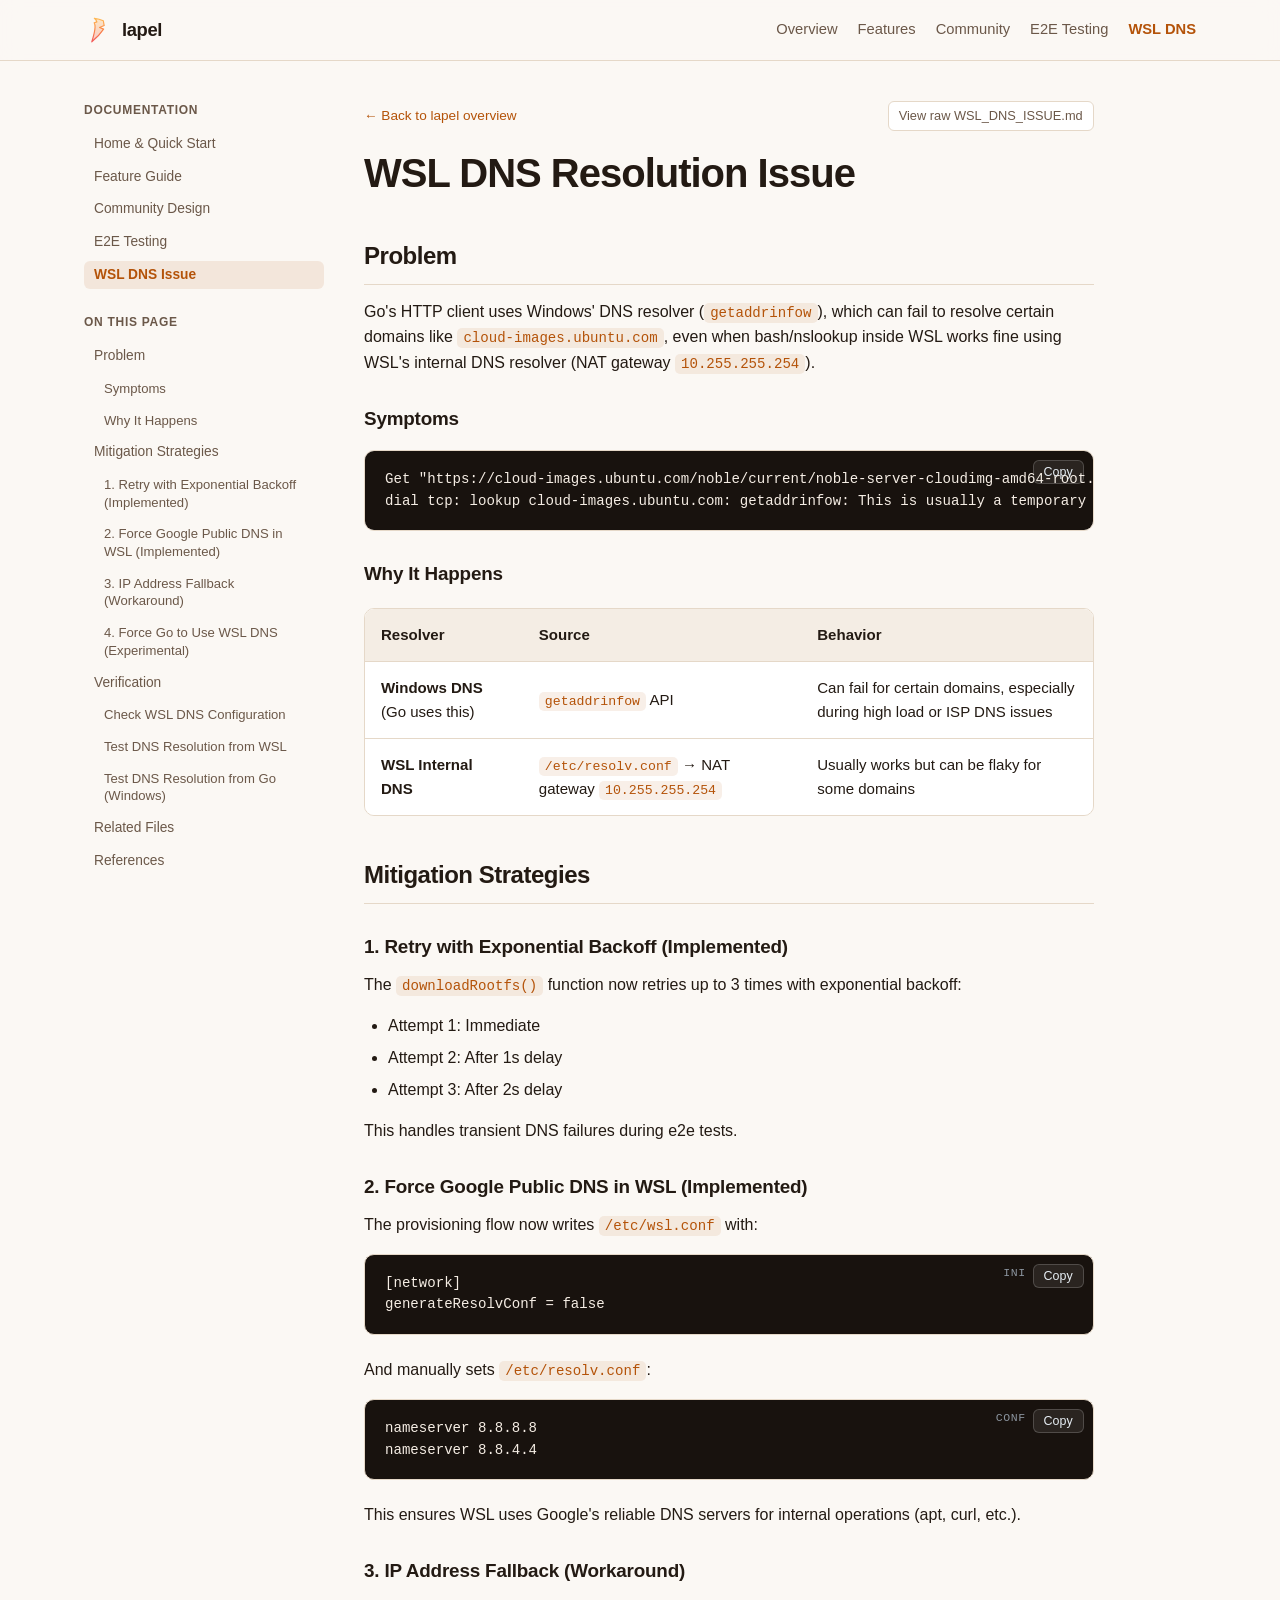
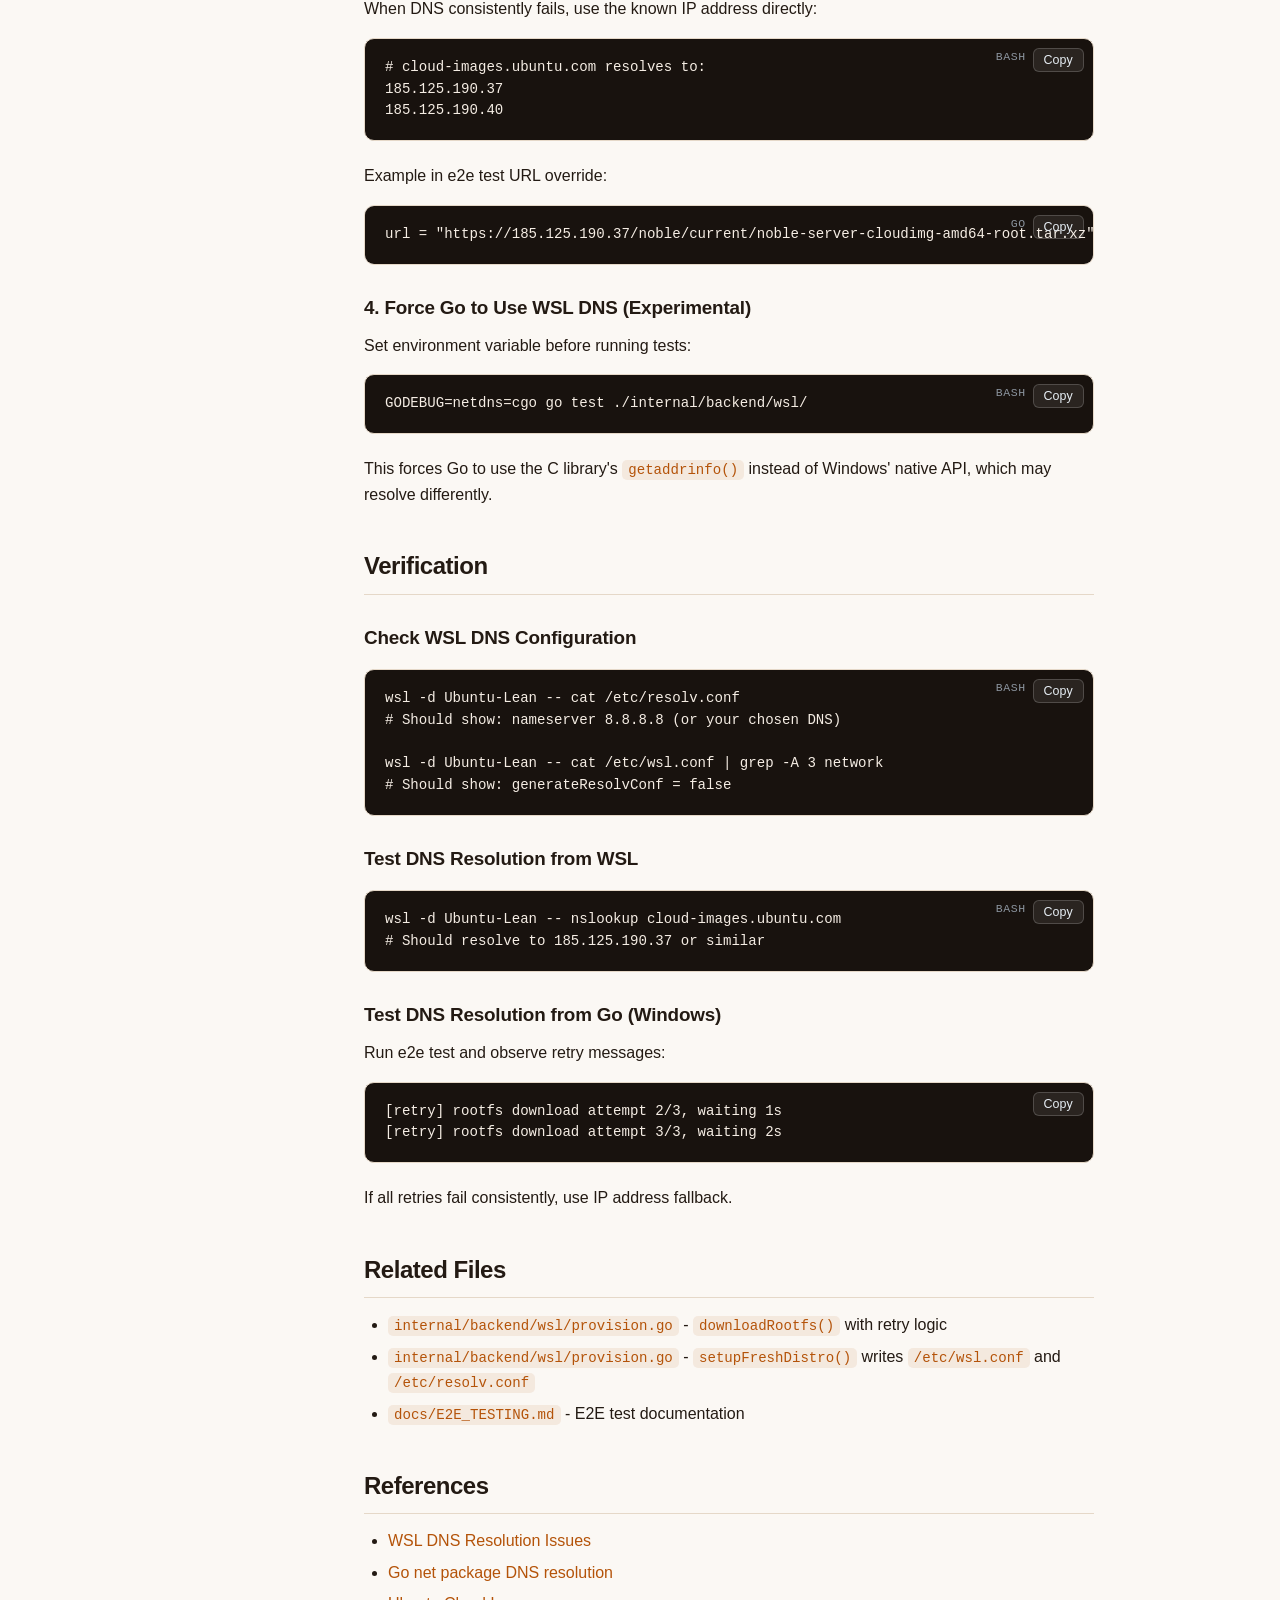
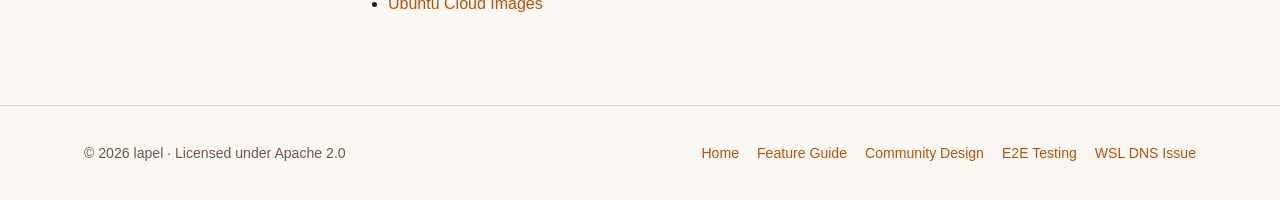
<file: docs/wsl-dns-issue.html>
<!DOCTYPE html>
<html lang="en">
<head>
  <meta charset="UTF-8" />
  <meta name="viewport" content="width=device-width, initial-scale=1.0" />
  <title>WSL DNS Resolution Issue &middot; lapel</title>
  <meta name="description" content="lapel documentation: WSL DNS Resolution Issue" />
  <link rel="icon" type="image/svg+xml" href="assets/lapel-logo.svg" />
  <link rel="stylesheet" href="assets/site.css" />
</head>
<body>
  <header>
    <div class="container nav">
      <a class="brand" href="index.html">
        <svg viewBox="0 0 100 100" stroke-width="4.2" stroke-linecap="round" stroke-linejoin="round" aria-hidden="true">
          <defs>
            <linearGradient id="lapel-bolt-grad" x1="0%" y1="0%" x2="0%" y2="100%">
              <stop offset="0%" stop-color="#FFB952" />
              <stop offset="50%" stop-color="#FA8546" />
              <stop offset="100%" stop-color="#F2595B" />
            </linearGradient>
            <linearGradient id="lapel-bolt-fill" x1="0%" y1="0%" x2="0%" y2="100%">
              <stop offset="0%" stop-color="#FFB952" stop-opacity="0.28" />
              <stop offset="50%" stop-color="#FA8546" stop-opacity="0.28" />
              <stop offset="100%" stop-color="#F2595B" stop-opacity="0.28" />
            </linearGradient>
          </defs>
          <path d="M 37,8 C 48.5,9.5 59.5,12.5 69,17 L 72,34 L 55.5,41 L 70,47 C 58,65 44,79 28,92 C 34.5,71 39.2,53 39.5,39.5 C 39.6,33 38.4,28 36.4,24.2 L 46,21.2 C 44.5,15.8 41.5,11.2 37,8 Z" />
        </svg>
        <span>lapel</span>
      </a>
      <nav class="nav-links" aria-label="Primary">
        <a href="index.html" class="hide-sm">Overview</a>
        <a href="features.html">Features</a>
        <a href="community-design.html">Community</a>
        <a href="e2e-testing.html">E2E Testing</a>
        <a href="wsl-dns-issue.html" class="active">WSL DNS</a>
      </nav>
    </div>
  </header>

  <main class="container doc-shell">
    <aside class="doc-sidebar" aria-label="Documentation navigation">
      <div class="doc-sidebar-group">
        <h2 class="doc-sidebar-title">Documentation</h2>
        <ul class="doc-nav-list">
          <li><a href="index.html">Home &amp; Quick Start</a></li>
          <li><a href="features.html">Feature Guide</a></li>
          <li><a href="community-design.html">Community Design</a></li>
          <li><a href="e2e-testing.html">E2E Testing</a></li>
          <li><a href="wsl-dns-issue.html" class="active">WSL DNS Issue</a></li>
        </ul>
      </div>
      <div class="doc-sidebar-group">
        <h2 class="doc-sidebar-title">On this page</h2>
        <ul class="doc-toc-list">
          <li class="toc-h2"><a href="#problem">Problem</a></li>
          <li class="toc-h3"><a href="#symptoms">Symptoms</a></li>
          <li class="toc-h3"><a href="#why-it-happens">Why It Happens</a></li>
          <li class="toc-h2"><a href="#mitigation-strategies">Mitigation Strategies</a></li>
          <li class="toc-h3"><a href="#1-retry-with-exponential-backoff-implemented">1. Retry with Exponential Backoff (Implemented)</a></li>
          <li class="toc-h3"><a href="#2-force-google-public-dns-in-wsl-implemented">2. Force Google Public DNS in WSL (Implemented)</a></li>
          <li class="toc-h3"><a href="#3-ip-address-fallback-workaround">3. IP Address Fallback (Workaround)</a></li>
          <li class="toc-h3"><a href="#4-force-go-to-use-wsl-dns-experimental">4. Force Go to Use WSL DNS (Experimental)</a></li>
          <li class="toc-h2"><a href="#verification">Verification</a></li>
          <li class="toc-h3"><a href="#check-wsl-dns-configuration">Check WSL DNS Configuration</a></li>
          <li class="toc-h3"><a href="#test-dns-resolution-from-wsl">Test DNS Resolution from WSL</a></li>
          <li class="toc-h3"><a href="#test-dns-resolution-from-go-windows">Test DNS Resolution from Go (Windows)</a></li>
          <li class="toc-h2"><a href="#related-files">Related Files</a></li>
          <li class="toc-h2"><a href="#references">References</a></li>
        </ul>
      </div>
    </aside>

    <article class="doc-article">
      <div class="doc-breadcrumb">
        <a href="index.html">&larr; Back to lapel overview</a>
        <a class="doc-source-link" href="WSL_DNS_ISSUE.md">View raw WSL_DNS_ISSUE.md</a>
      </div>
      <h1 id="wsl-dns-resolution-issue">WSL DNS Resolution Issue</h1>
<h2 id="problem">Problem <a class="heading-anchor" href="#problem" aria-label="Link to Problem">#</a></h2>
<p>Go&#39;s HTTP client uses Windows&#39; DNS resolver (<code>getaddrinfow</code>), which can fail to resolve certain domains like <code>cloud-images.ubuntu.com</code>, even when bash/nslookup inside WSL works fine using WSL&#39;s internal DNS resolver (NAT gateway <code>10.255.255.254</code>).</p>
<h3 id="symptoms">Symptoms <a class="heading-anchor" href="#symptoms" aria-label="Link to Symptoms">#</a></h3>
<div class="code-wrap"><button class="copy-btn" type="button">Copy</button><pre><code>Get &#34;https://cloud-images.ubuntu.com/noble/current/noble-server-cloudimg-amd64-root.tar.xz&#34;: 
dial tcp: lookup cloud-images.ubuntu.com: getaddrinfow: This is usually a temporary error during hostname resolution and means that the local server did not receive a response from an authoritative server.</code></pre></div>
<h3 id="why-it-happens">Why It Happens <a class="heading-anchor" href="#why-it-happens" aria-label="Link to Why It Happens">#</a></h3>
<div class="table-wrap"><table>
<thead><tr><th>Resolver</th><th>Source</th><th>Behavior</th></tr></thead>
<tbody>
<tr><td><strong>Windows DNS</strong> (Go uses this)</td><td><code>getaddrinfow</code> API</td><td>Can fail for certain domains, especially during high load or ISP DNS issues</td></tr>
<tr><td><strong>WSL Internal DNS</strong></td><td><code>/etc/resolv.conf</code> → NAT gateway <code>10.255.255.254</code></td><td>Usually works but can be flaky for some domains</td></tr>
</tbody></table></div>
<h2 id="mitigation-strategies">Mitigation Strategies <a class="heading-anchor" href="#mitigation-strategies" aria-label="Link to Mitigation Strategies">#</a></h2>
<h3 id="1-retry-with-exponential-backoff-implemented">1. Retry with Exponential Backoff (Implemented) <a class="heading-anchor" href="#1-retry-with-exponential-backoff-implemented" aria-label="Link to 1. Retry with Exponential Backoff (Implemented)">#</a></h3>
<p>The <code>downloadRootfs()</code> function now retries up to 3 times with exponential backoff:</p>
<ul>
<li>Attempt 1: Immediate</li>
<li>Attempt 2: After 1s delay</li>
<li>Attempt 3: After 2s delay</li>
</ul>
<p>This handles transient DNS failures during e2e tests.</p>
<h3 id="2-force-google-public-dns-in-wsl-implemented">2. Force Google Public DNS in WSL (Implemented) <a class="heading-anchor" href="#2-force-google-public-dns-in-wsl-implemented" aria-label="Link to 2. Force Google Public DNS in WSL (Implemented)">#</a></h3>
<p>The provisioning flow now writes <code>/etc/wsl.conf</code> with:</p>
<div class="code-wrap"><span class="code-lang">ini</span><button class="copy-btn" type="button">Copy</button><pre><code class="language-ini">[network]
generateResolvConf = false</code></pre></div>
<p>And manually sets <code>/etc/resolv.conf</code>:</p>
<div class="code-wrap"><span class="code-lang">conf</span><button class="copy-btn" type="button">Copy</button><pre><code class="language-conf">nameserver 8.8.8.8
nameserver 8.8.4.4</code></pre></div>
<p>This ensures WSL uses Google&#39;s reliable DNS servers for internal operations (apt, curl, etc.).</p>
<h3 id="3-ip-address-fallback-workaround">3. IP Address Fallback (Workaround) <a class="heading-anchor" href="#3-ip-address-fallback-workaround" aria-label="Link to 3. IP Address Fallback (Workaround)">#</a></h3>
<p>When DNS consistently fails, use the known IP address directly:</p>
<div class="code-wrap"><span class="code-lang">bash</span><button class="copy-btn" type="button">Copy</button><pre><code class="language-bash"># cloud-images.ubuntu.com resolves to:
185.125.190.37
185.125.190.40</code></pre></div>
<p>Example in e2e test URL override:</p>
<div class="code-wrap"><span class="code-lang">go</span><button class="copy-btn" type="button">Copy</button><pre><code class="language-go">url = &#34;https://185.125.190.37/noble/current/noble-server-cloudimg-amd64-root.tar.xz&#34;</code></pre></div>
<h3 id="4-force-go-to-use-wsl-dns-experimental">4. Force Go to Use WSL DNS (Experimental) <a class="heading-anchor" href="#4-force-go-to-use-wsl-dns-experimental" aria-label="Link to 4. Force Go to Use WSL DNS (Experimental)">#</a></h3>
<p>Set environment variable before running tests:</p>
<div class="code-wrap"><span class="code-lang">bash</span><button class="copy-btn" type="button">Copy</button><pre><code class="language-bash">GODEBUG=netdns=cgo go test ./internal/backend/wsl/</code></pre></div>
<p>This forces Go to use the C library&#39;s <code>getaddrinfo()</code> instead of Windows&#39; native API, which may resolve differently.</p>
<h2 id="verification">Verification <a class="heading-anchor" href="#verification" aria-label="Link to Verification">#</a></h2>
<h3 id="check-wsl-dns-configuration">Check WSL DNS Configuration <a class="heading-anchor" href="#check-wsl-dns-configuration" aria-label="Link to Check WSL DNS Configuration">#</a></h3>
<div class="code-wrap"><span class="code-lang">bash</span><button class="copy-btn" type="button">Copy</button><pre><code class="language-bash">wsl -d Ubuntu-Lean -- cat /etc/resolv.conf
# Should show: nameserver 8.8.8.8 (or your chosen DNS)

wsl -d Ubuntu-Lean -- cat /etc/wsl.conf | grep -A 3 network
# Should show: generateResolvConf = false</code></pre></div>
<h3 id="test-dns-resolution-from-wsl">Test DNS Resolution from WSL <a class="heading-anchor" href="#test-dns-resolution-from-wsl" aria-label="Link to Test DNS Resolution from WSL">#</a></h3>
<div class="code-wrap"><span class="code-lang">bash</span><button class="copy-btn" type="button">Copy</button><pre><code class="language-bash">wsl -d Ubuntu-Lean -- nslookup cloud-images.ubuntu.com
# Should resolve to 185.125.190.37 or similar</code></pre></div>
<h3 id="test-dns-resolution-from-go-windows">Test DNS Resolution from Go (Windows) <a class="heading-anchor" href="#test-dns-resolution-from-go-windows" aria-label="Link to Test DNS Resolution from Go (Windows)">#</a></h3>
<p>Run e2e test and observe retry messages:</p>
<div class="code-wrap"><button class="copy-btn" type="button">Copy</button><pre><code>[retry] rootfs download attempt 2/3, waiting 1s
[retry] rootfs download attempt 3/3, waiting 2s</code></pre></div>
<p>If all retries fail consistently, use IP address fallback.</p>
<h2 id="related-files">Related Files <a class="heading-anchor" href="#related-files" aria-label="Link to Related Files">#</a></h2>
<ul>
<li><code>internal/backend/wsl/provision.go</code> - <code>downloadRootfs()</code> with retry logic</li>
<li><code>internal/backend/wsl/provision.go</code> - <code>setupFreshDistro()</code> writes <code>/etc/wsl.conf</code> and <code>/etc/resolv.conf</code></li>
<li><code>docs/E2E_TESTING.md</code> - E2E test documentation</li>
</ul>
<h2 id="references">References <a class="heading-anchor" href="#references" aria-label="Link to References">#</a></h2>
<ul>
<li><a href="https://github.com/microsoft/WSL/issues/4580">WSL DNS Resolution Issues</a></li>
<li><a href="https://pkg.go.dev/net#hdr-Name_Resolution">Go net package DNS resolution</a></li>
<li><a href="https://cloud-images.ubuntu.com/">Ubuntu Cloud Images</a></li>
</ul>

    </article>
  </main>

  <footer>
    <div class="container footer-inner">
      <div>&copy; 2026 lapel &middot; Licensed under Apache 2.0</div>
      <div class="footer-links">
        <a href="index.html">Home</a>
        <a href="features.html">Feature Guide</a>
        <a href="community-design.html">Community Design</a>
        <a href="e2e-testing.html">E2E Testing</a>
        <a href="wsl-dns-issue.html">WSL DNS Issue</a>
      </div>
    </div>
  </footer>

  <script>
    document.querySelectorAll(".copy-btn").forEach((btn) => {
      btn.addEventListener("click", async () => {
        const wrap = btn.closest(".code-wrap");
        const code = wrap ? wrap.querySelector("code") : null;
        const text = code ? code.innerText : "";
        try {
          await navigator.clipboard.writeText(text);
          const orig = btn.textContent;
          btn.textContent = "Copied!";
          setTimeout(() => { btn.textContent = orig; }, 1500);
        } catch (_) {}
      });
    });
  </script>
</body>
</html>
</file>
<file: docs/assets/site.css>
:root {
  --bg: #fbf8f4;
  --surface: #ffffff;
  --surface-alt: #f4ede4;
  --border: #e5d8c8;
  --text: #231a13;
  --text-muted: #6b5849;
  --accent: #b45309;
  --accent-soft: rgba(180, 83, 9, 0.1);
  --btn-bg: #c2410c;
  --logo-stroke: #ea580c;
  --logo-fill: rgba(234, 88, 12, 0.16);
  --code-bg: #18120e;
  --code-text: #f5ede4;
  --inline-code-bg: rgba(180, 83, 9, 0.09);
  --radius: 10px;
  --max-w: 1160px;
}

@media (prefers-color-scheme: dark) {
  :root {
    --bg: #14100d;
    --surface: #1c1612;
    --surface-alt: #251d17;
    --border: #382b22;
    --text: #f5ede4;
    --text-muted: #b4a293;
    --accent: #f59e0b;
    --accent-soft: rgba(245, 158, 11, 0.14);
    --btn-bg: #c2410c;
    --logo-stroke: #fb923c;
    --logo-fill: rgba(251, 146, 60, 0.22);
    --code-bg: #0e0b09;
    --code-text: #f5ede4;
    --inline-code-bg: rgba(245, 158, 11, 0.13);
  }
}

* { box-sizing: border-box; }
html { scroll-behavior: smooth; }
body {
  margin: 0;
  font-family: -apple-system, BlinkMacSystemFont, "Segoe UI", Roboto, Oxygen, Ubuntu, Cantarell, sans-serif;
  background: var(--bg);
  color: var(--text);
  line-height: 1.6;
  -webkit-font-smoothing: antialiased;
}

a { color: var(--accent); text-decoration: none; }
a:hover { text-decoration: underline; }

.container {
  max-width: var(--max-w);
  margin: 0 auto;
  padding: 0 24px;
}

/* Header */
header {
  position: sticky;
  top: 0;
  z-index: 20;
  background: color-mix(in srgb, var(--bg) 88%, transparent);
  backdrop-filter: blur(10px);
  border-bottom: 1px solid var(--border);
}

.nav {
  display: flex;
  align-items: center;
  justify-content: space-between;
  height: 60px;
  gap: 16px;
}

.brand {
  display: flex;
  align-items: center;
  gap: 10px;
  font-weight: 700;
  font-size: 1.15rem;
  color: var(--text);
  letter-spacing: -0.02em;
}
.brand:hover { text-decoration: none; }

.brand svg {
  width: 28px;
  height: 28px;
  stroke: url(#lapel-bolt-grad);
  fill: url(#lapel-bolt-fill);
}

.nav-links {
  display: flex;
  align-items: center;
  gap: 20px;
  font-size: 0.92rem;
}

.nav-links a { color: var(--text-muted); font-weight: 500; }
.nav-links a:hover { color: var(--text); text-decoration: none; }
.nav-links a.active { color: var(--accent); font-weight: 600; }

@media (max-width: 640px) {
  .nav-links .hide-sm { display: none; }
}

/* Code blocks */
.code-wrap {
  position: relative;
  max-width: 720px;
  margin: 0 auto;
  text-align: left;
}

pre {
  margin: 0;
  background: var(--code-bg);
  color: var(--code-text);
  padding: 18px 20px;
  border-radius: var(--radius);
  overflow-x: auto;
  font-family: ui-monospace, SFMono-Regular, Menlo, Monaco, Consolas, monospace;
  font-size: 0.88rem;
  line-height: 1.55;
  border: 1px solid var(--border);
}

.copy-btn {
  position: absolute;
  top: 10px;
  right: 10px;
  padding: 4px 10px;
  font-size: 0.78rem;
  border-radius: 6px;
  border: 1px solid rgba(255, 255, 255, 0.18);
  background: rgba(255, 255, 255, 0.08);
  color: #e6edf3;
  cursor: pointer;
}
.copy-btn:hover { background: rgba(255, 255, 255, 0.16); }

/* Table */
table {
  width: 100%;
  border-collapse: collapse;
  background: var(--surface);
  border: 1px solid var(--border);
  border-radius: var(--radius);
  overflow: hidden;
  font-size: 0.94rem;
}

th, td {
  padding: 14px 16px;
  text-align: left;
  border-bottom: 1px solid var(--border);
}

th {
  background: var(--surface-alt);
  font-weight: 600;
}

tr:last-child td { border-bottom: none; }

/* Footer */
footer {
  border-top: 1px solid var(--border);
  padding: 36px 0;
  color: var(--text-muted);
  font-size: 0.88rem;
}

.footer-inner {
  display: flex;
  flex-wrap: wrap;
  justify-content: space-between;
  align-items: center;
  gap: 16px;
}

.footer-links {
  display: flex;
  flex-wrap: wrap;
  gap: 18px;
}

/* YAML & bash syntax highlighting */
.yk { color: #fbbf24; }
.ys { color: #38bdf8; }
.yn { color: #fb923c; }
.yc { color: #9c8978; font-style: italic; }
.yp { color: #b4a293; }

/* Documentation pages */
.doc-shell {
  display: grid;
  grid-template-columns: 240px minmax(0, 1fr);
  gap: 40px;
  padding: 40px 24px 72px;
  align-items: start;
}

@media (max-width: 920px) {
  .doc-shell {
    grid-template-columns: 1fr;
    gap: 24px;
    padding: 28px 20px 56px;
  }
}

.doc-sidebar {
  position: sticky;
  top: 84px;
  font-size: 0.86rem;
}

@media (max-width: 920px) {
  .doc-sidebar {
    position: static;
    background: var(--surface);
    border: 1px solid var(--border);
    border-radius: var(--radius);
    padding: 16px 18px;
  }
}

.doc-sidebar-group + .doc-sidebar-group {
  margin-top: 24px;
}

.doc-sidebar-title {
  font-size: 0.75rem;
  font-weight: 700;
  text-transform: uppercase;
  letter-spacing: 0.06em;
  color: var(--text-muted);
  margin: 0 0 10px;
}

.doc-nav-list,
.doc-toc-list {
  list-style: none;
  margin: 0;
  padding: 0;
  display: flex;
  flex-direction: column;
  gap: 4px;
}

.doc-nav-list a,
.doc-toc-list a {
  display: block;
  padding: 5px 10px;
  border-radius: 6px;
  color: var(--text-muted);
  line-height: 1.35;
}

.doc-nav-list a:hover,
.doc-toc-list a:hover {
  color: var(--text);
  background: var(--surface-alt);
  text-decoration: none;
}

.doc-nav-list a.active {
  color: var(--accent);
  background: var(--accent-soft);
  font-weight: 600;
}

.doc-toc-list .toc-h3 a {
  padding-left: 20px;
  font-size: 0.82rem;
}

.doc-article {
  min-width: 0;
  max-width: 82ch;
}

.doc-breadcrumb {
  display: flex;
  align-items: center;
  justify-content: space-between;
  flex-wrap: wrap;
  gap: 10px;
  margin-bottom: 18px;
  font-size: 0.85rem;
  color: var(--text-muted);
}

.doc-source-link {
  display: inline-flex;
  align-items: center;
  gap: 6px;
  padding: 4px 10px;
  border: 1px solid var(--border);
  border-radius: 6px;
  background: var(--surface);
  color: var(--text-muted);
  font-size: 0.8rem;
}

.doc-source-link:hover {
  color: var(--text);
  border-color: var(--text-muted);
  text-decoration: none;
}

.doc-article h1 {
  margin: 0 0 18px;
  font-size: clamp(1.9rem, 3.6vw, 2.5rem);
  letter-spacing: -0.025em;
  line-height: 1.2;
}

.doc-article h2 {
  margin: 40px 0 14px;
  padding-bottom: 8px;
  border-bottom: 1px solid var(--border);
  font-size: 1.5rem;
  letter-spacing: -0.02em;
  scroll-margin-top: 80px;
}

.doc-article h3 {
  margin: 28px 0 10px;
  font-size: 1.18rem;
  letter-spacing: -0.01em;
  scroll-margin-top: 80px;
}

.doc-article h4 {
  margin: 22px 0 8px;
  font-size: 1rem;
  scroll-margin-top: 80px;
}

.heading-anchor {
  margin-left: 8px;
  color: var(--text-muted);
  opacity: 0;
  font-weight: 400;
  transition: opacity 0.12s ease;
}

.doc-article h2:hover .heading-anchor,
.doc-article h3:hover .heading-anchor,
.doc-article h4:hover .heading-anchor,
.heading-anchor:focus {
  opacity: 1;
  text-decoration: none;
}

.doc-article p {
  margin: 0 0 16px;
}

.doc-article ul,
.doc-article ol {
  margin: 0 0 16px;
  padding-left: 24px;
}

.doc-article li {
  margin: 6px 0;
}

.doc-article li > ul,
.doc-article li > ol {
  margin-top: 6px;
  margin-bottom: 6px;
}

.doc-article .task-item {
  list-style: none;
  margin-left: -20px;
  display: flex;
  align-items: baseline;
  gap: 8px;
}

.doc-article .task-item input[type="checkbox"] {
  accent-color: var(--accent);
  margin: 0;
  transform: translateY(1px);
}

.doc-article code {
  font-family: ui-monospace, SFMono-Regular, Menlo, Monaco, Consolas, monospace;
  font-size: 0.88em;
  color: var(--accent);
  background: var(--inline-code-bg);
  padding: 2px 6px;
  border-radius: 5px;
}

.doc-article pre code {
  color: inherit;
  background: transparent;
  padding: 0;
  border-radius: 0;
  font-size: inherit;
}

.doc-article .code-wrap {
  max-width: 100%;
  margin: 16px 0 22px;
}

.doc-article .code-lang {
  position: absolute;
  top: 10px;
  right: 68px;
  font-size: 0.72rem;
  text-transform: uppercase;
  letter-spacing: 0.05em;
  color: #8b949e;
  font-family: ui-monospace, SFMono-Regular, Menlo, Monaco, Consolas, monospace;
  pointer-events: none;
}

.doc-article .table-wrap {
  overflow-x: auto;
  margin: 18px 0 24px;
  border-radius: var(--radius);
  border: 1px solid var(--border);
}

.doc-article .table-wrap table {
  border: none;
  border-radius: 0;
}

.doc-article hr {
  border: none;
  border-top: 1px solid var(--border);
  margin: 32px 0;
}

.doc-article blockquote {
  margin: 16px 0 20px;
  padding: 12px 18px;
  border-left: 3px solid var(--accent);
  background: var(--surface);
  border-radius: 0 var(--radius) var(--radius) 0;
  color: var(--text-muted);
}

.doc-article blockquote p:last-child {
  margin-bottom: 0;
}

.mermaid-wrap {
  margin: 18px 0 24px;
  background: var(--surface);
  border: 1px solid var(--border);
  border-radius: var(--radius);
  overflow: hidden;
}

.mermaid-toolbar {
  display: flex;
  align-items: center;
  justify-content: space-between;
  flex-wrap: wrap;
  gap: 8px;
  padding: 8px 12px;
  background: var(--surface-alt);
  border-bottom: 1px solid var(--border);
  font-size: 0.78rem;
  color: var(--text-muted);
}

.mermaid-toolbar-label {
  font-weight: 600;
  color: var(--text-muted);
  display: inline-flex;
  align-items: center;
  gap: 8px;
}

.mermaid-toolbar-hint {
  font-weight: 400;
  opacity: 0.8;
}

@media (max-width: 640px) {
  .mermaid-toolbar-hint { display: none; }
}

.mermaid-controls {
  display: inline-flex;
  align-items: center;
  gap: 4px;
}

.mermaid-btn {
  display: inline-flex;
  align-items: center;
  justify-content: center;
  gap: 4px;
  min-width: 30px;
  height: 28px;
  padding: 0 9px;
  border-radius: 6px;
  border: 1px solid var(--border);
  background: var(--surface);
  color: var(--text);
  font-family: inherit;
  font-size: 0.78rem;
  font-weight: 600;
  cursor: pointer;
  line-height: 1;
  transition: background 0.12s ease, border-color 0.12s ease, color 0.12s ease;
}

.mermaid-btn:hover {
  background: var(--accent-soft);
  border-color: var(--accent);
  color: var(--accent);
}

.mermaid-btn:focus-visible {
  outline: 2px solid var(--accent);
  outline-offset: 1px;
}

.mermaid-btn-zoom-level {
  min-width: 48px;
  font-variant-numeric: tabular-nums;
  font-weight: 500;
  color: var(--text-muted);
}

.mermaid-viewport {
  position: relative;
  overflow: auto;
  padding: 20px;
  text-align: center;
  max-height: 75vh;
  cursor: zoom-in;
}

.mermaid-viewport.is-zoomed {
  cursor: grab;
  text-align: left;
}

.mermaid-viewport.is-dragging {
  cursor: grabbing;
  user-select: none;
}

.mermaid-stage {
  display: inline-block;
  min-width: 100%;
  text-align: center;
}

.mermaid-wrap pre.mermaid {
  background: transparent;
  color: var(--text);
  border: none;
  padding: 0;
  margin: 0;
  text-align: center;
  overflow: visible;
}

.mermaid-wrap pre.mermaid svg {
  display: inline-block;
  height: auto;
  max-width: 100%;
  vertical-align: middle;
}

.mermaid-viewport.is-zoomed pre.mermaid svg {
  max-width: none;
}

/* Fullscreen diagram lightbox */
.mermaid-modal {
  position: fixed;
  inset: 0;
  z-index: 100;
  display: none;
  align-items: center;
  justify-content: center;
  padding: 20px;
  background: rgba(9, 12, 16, 0.78);
  backdrop-filter: blur(4px);
}

.mermaid-modal.open {
  display: flex;
}

.mermaid-modal-dialog {
  width: min(94vw, 1440px);
  height: 90vh;
  display: flex;
  flex-direction: column;
  background: var(--surface);
  border: 1px solid var(--border);
  border-radius: 12px;
  overflow: hidden;
  box-shadow: 0 24px 64px rgba(0, 0, 0, 0.45);
}

.mermaid-modal-viewport {
  flex: 1 1 auto;
  overflow: auto;
  padding: 24px;
  display: flex;
  align-items: center;
  justify-content: center;
  cursor: grab;
}

.mermaid-modal-viewport.is-zoomed {
  align-items: flex-start;
  justify-content: flex-start;
}

.mermaid-modal-viewport.is-dragging {
  cursor: grabbing;
  user-select: none;
}

.mermaid-modal-canvas {
  display: inline-block;
}

.mermaid-modal-canvas svg {
  display: block;
  max-width: none;
}
</file>
